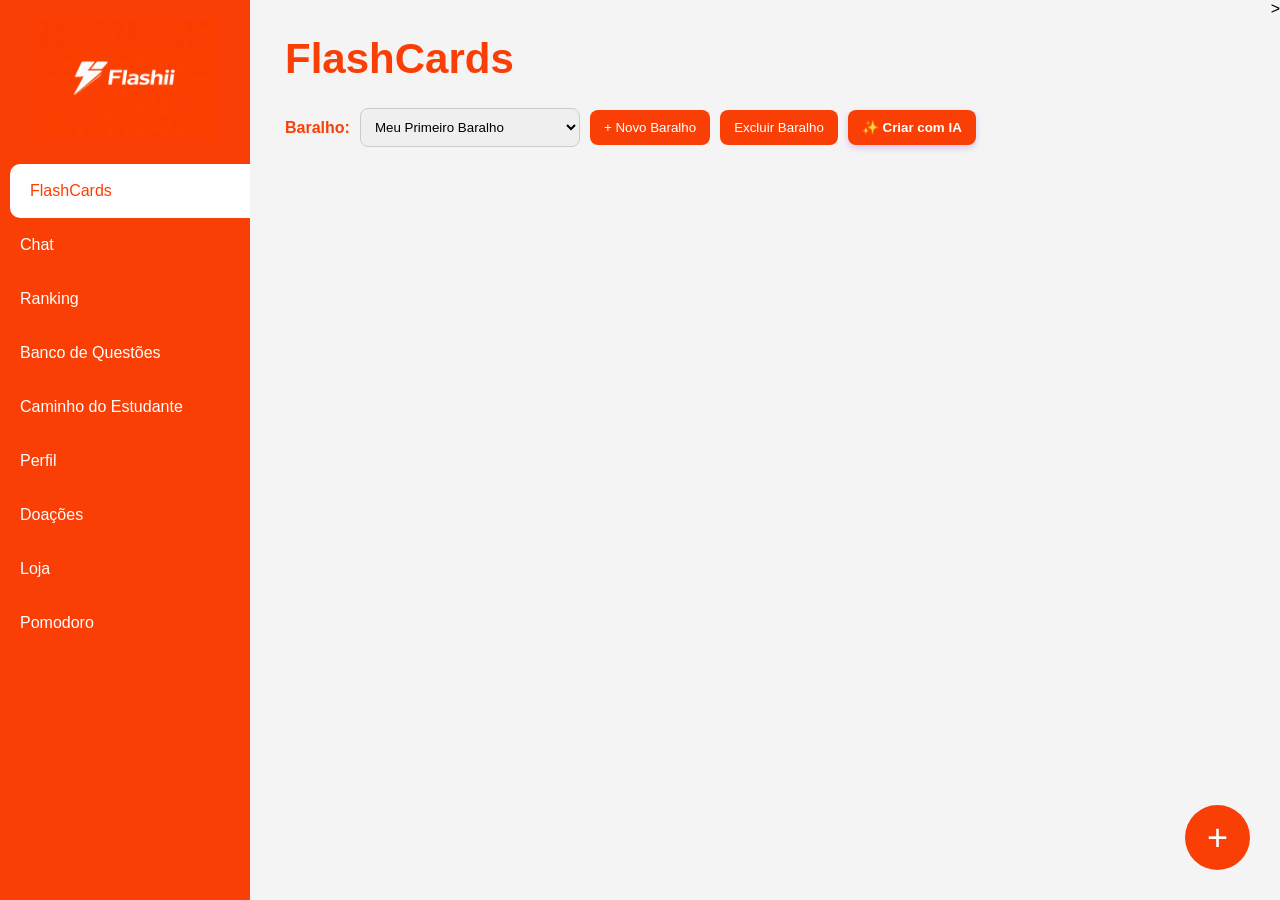
<file: index.html>
<!DOCTYPE html>
<html lang="pt-BR">

<head>
    <meta charset="UTF-8">
    <meta name="viewport" content="width=device-width, initial-scale=1.0">
    <title>Flashii ⚡ - Flashcards</title>

    <link rel="stylesheet" href="flashcards.css">
</head>

<body>



<aside class="sidebar">
        <div class="logo"><img src="logo.png" alt="Flashii"></div>
        <a href="index.html" class="item active">FlashCards</a>
        <a href="chat.html" class="item">Chat</a>
        <a href="ranking.html" class="item">Ranking</a>
        <a href="banco.html" class="item">Banco de Questões</a>
        <a href="caminho.html" class="item">Caminho do Estudante</a>
        <a href="perfil.html" class="item">Perfil</a>
        <a href="donate.html" class="item">Doações</a>
        <a href="loja.html" class="item">Loja</a>
        <a href="pomodoro.html" class="item">Pomodoro</a>
        
    </aside>



    <main class="tela">

        <h1 class="texto">FlashCards</h1>



        <div class="topo">
            <div class="baralho-container">
                <label>Baralho:</label>
                <select id="baralhoSelect"></select>

                <button id="novoBaralhoBtn">+ Novo Baralho</button>

                <button id="excluirBaralhoBtn">Excluir Baralho</button>

                <button id="gerarBaralhoIABtn" class="btn-ia">
                    ✨ Criar com IA
                </button>
            </div>

        </div>




        <button class="b" onclick="abrirPopup()">
            +
        </button>



        <div id="listaFlashcards"></div>

    </main>

    >

    <div id="overlay" class="overlay">

        <div class="popup">

            <h2>Criar Flashcard</h2>

            <input type="text" id="pergunta" placeholder="Digite a pergunta">

            <input type="text" id="resposta" placeholder="Digite a resposta">

            <div class="popup-botoes">

                <button id="salvar">
                    Salvar
                </button>

                <button onclick="fecharPopup()">
                    Cancelar
                </button>

            </div>

        </div>

    </div>



    <div id="overlayBaralho" class="overlay">

        <div class="popup">

            <h2>Novo Baralho</h2>

            <input type="text" id="nomeBaralho" placeholder="Nome do baralho">

            <div class="popup-botoes">

                <button id="criarBaralho">
                    Criar
                </button>

                <button onclick="fecharPopupBaralho()">
                    Cancelar
                </button>

            </div>

        </div>

    </div>

    <script src="flashcards.js"></script>

</body>

</html>
</file>
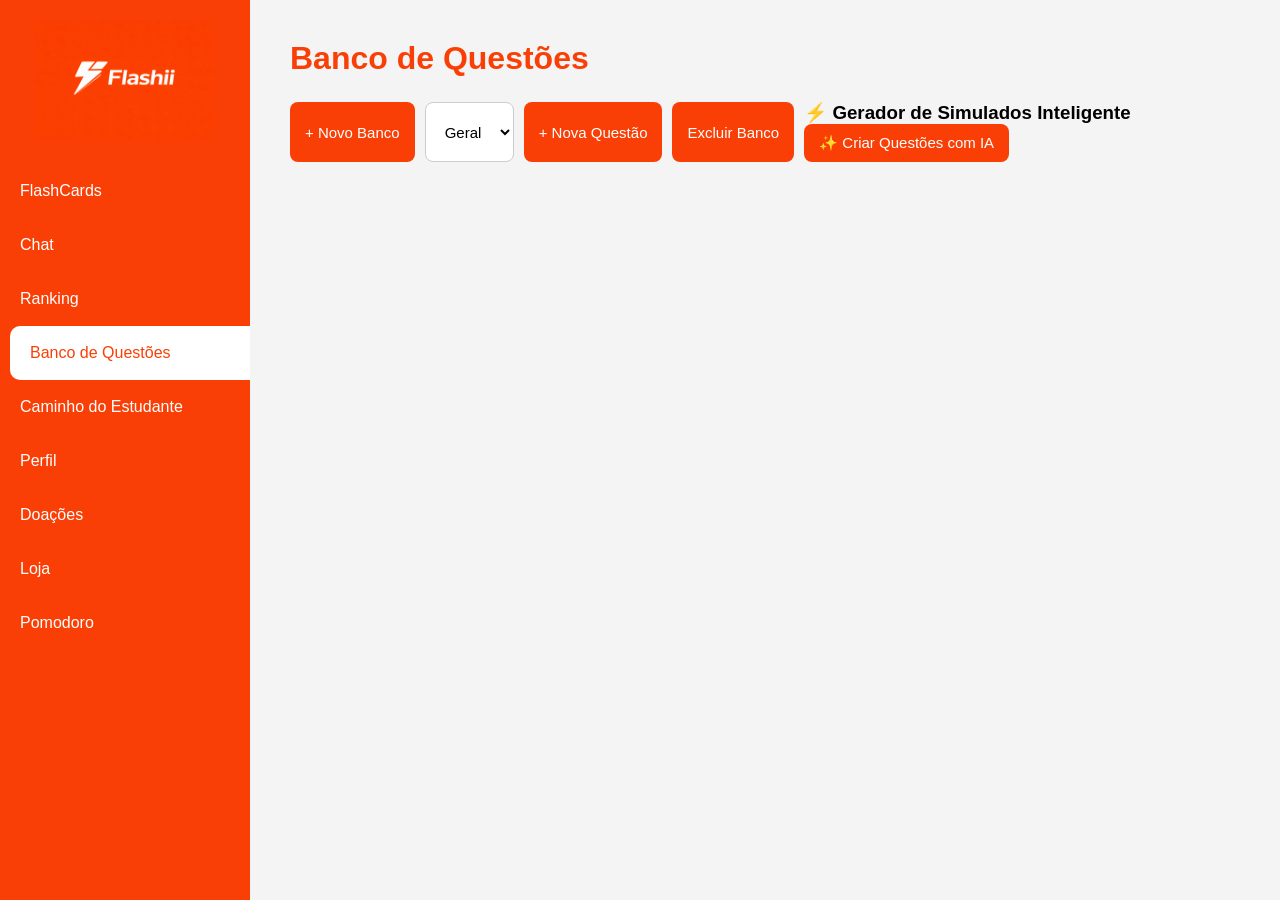
<file: banco.html>
<!DOCTYPE html>
<html lang="pt-BR">

<head>
    <meta charset="UTF-8">
    <meta name="viewport" content="width=device-width, initial-scale=1.0">
    <title>Flashii ⚡ - Banco de Questões</title>

    <link rel="stylesheet" href="banco.css">
</head>

<body>



<aside class="sidebar">
        <div class="logo"><img src="logo.png" alt="Flashii"></div>
        <a href="index.html" class="item">FlashCards</a>
        <a href="chat.html" class="item">Chat</a>
        <a href="ranking.html" class="item">Ranking</a>
        <a href="banco.html" class="item active">Banco de Questões</a>
        <a href="caminho.html" class="item">Caminho do Estudante</a>
        <a href="perfil.html" class="item">Perfil</a>
        <a href="donate.html" class="item">Doações</a>
        <a href="loja.html" class="item">Loja</a>
        <a href="pomodoro.html" class="item">Pomodoro</a>
        
    </aside>



    <main class="conteudo">

        <h1>Banco de Questões</h1>

        <div class="topo">

            <button id="btnNovoBanco">
                + Novo Banco
            </button>

            <select id="selectBanco">
            </select>

            <button id="btnNovaQuestao">
                + Nova Questão
            </button>

            <button id="btnExcluirBanco">
                Excluir Banco
            </button>
            <div class="ia-generator-box">
                <h3> ⚡ Gerador de Simulados Inteligente</h3>
            

                <button id="btnAtivarIA" class="btn-ia">
                    ✨ Criar Questões com IA
                </button>

                <div id="iaInputGroup" class="ia-input-group escondido">
                    <input type="text" id="temaIA"
                        placeholder="Que tipo de questão você quer? Ex: 5 questões de Geografia">
                    <button id="gerarQuestoesBtn" class="btn-ia">Gerar Simulados ✨</button>
                </div>
            </div>

        </div>

        <div id="listaQuestoes">

        </div>

    </main>



    <div class="overlay" id="popupBanco">

        <div class="popup">

            <h2>Criar Banco</h2>

            <input type="text" id="nomeBanco" placeholder="Nome do banco">

            <div class="popupBotoes">

                <button id="criarBanco">
                    Criar
                </button>

                <button id="fecharBanco">
                    Cancelar
                </button>

            </div>

        </div>

    </div>



    <div class="overlay" id="popupQuestao">

        <div class="popup">

            <h2>Nova Questão</h2>

            <textarea id="pergunta" placeholder="Digite a pergunta"></textarea>

            <input id="alternativaA" type="text" placeholder="Alternativa A">

            <input id="alternativaB" type="text" placeholder="Alternativa B">

            <input id="alternativaC" type="text" placeholder="Alternativa C">

            <input id="alternativaD" type="text" placeholder="Alternativa D">

            <label>

                Resposta correta:

                <select id="respostaCorreta">

                    <option value="0">
                        A
                    </option>

                    <option value="1">
                        B
                    </option>

                    <option value="2">
                        C
                    </option>

                    <option value="3">
                        D
                    </option>

                </select>

            </label>

            <div class="popupBotoes">

                <button id="salvarQuestao">
                    Salvar
                </button>

                <button id="fecharQuestao">
                    Cancelar
                </button>

            </div>

        </div>

    </div>

    <script src="banco.js"></script>

</body>

</html>
</file>
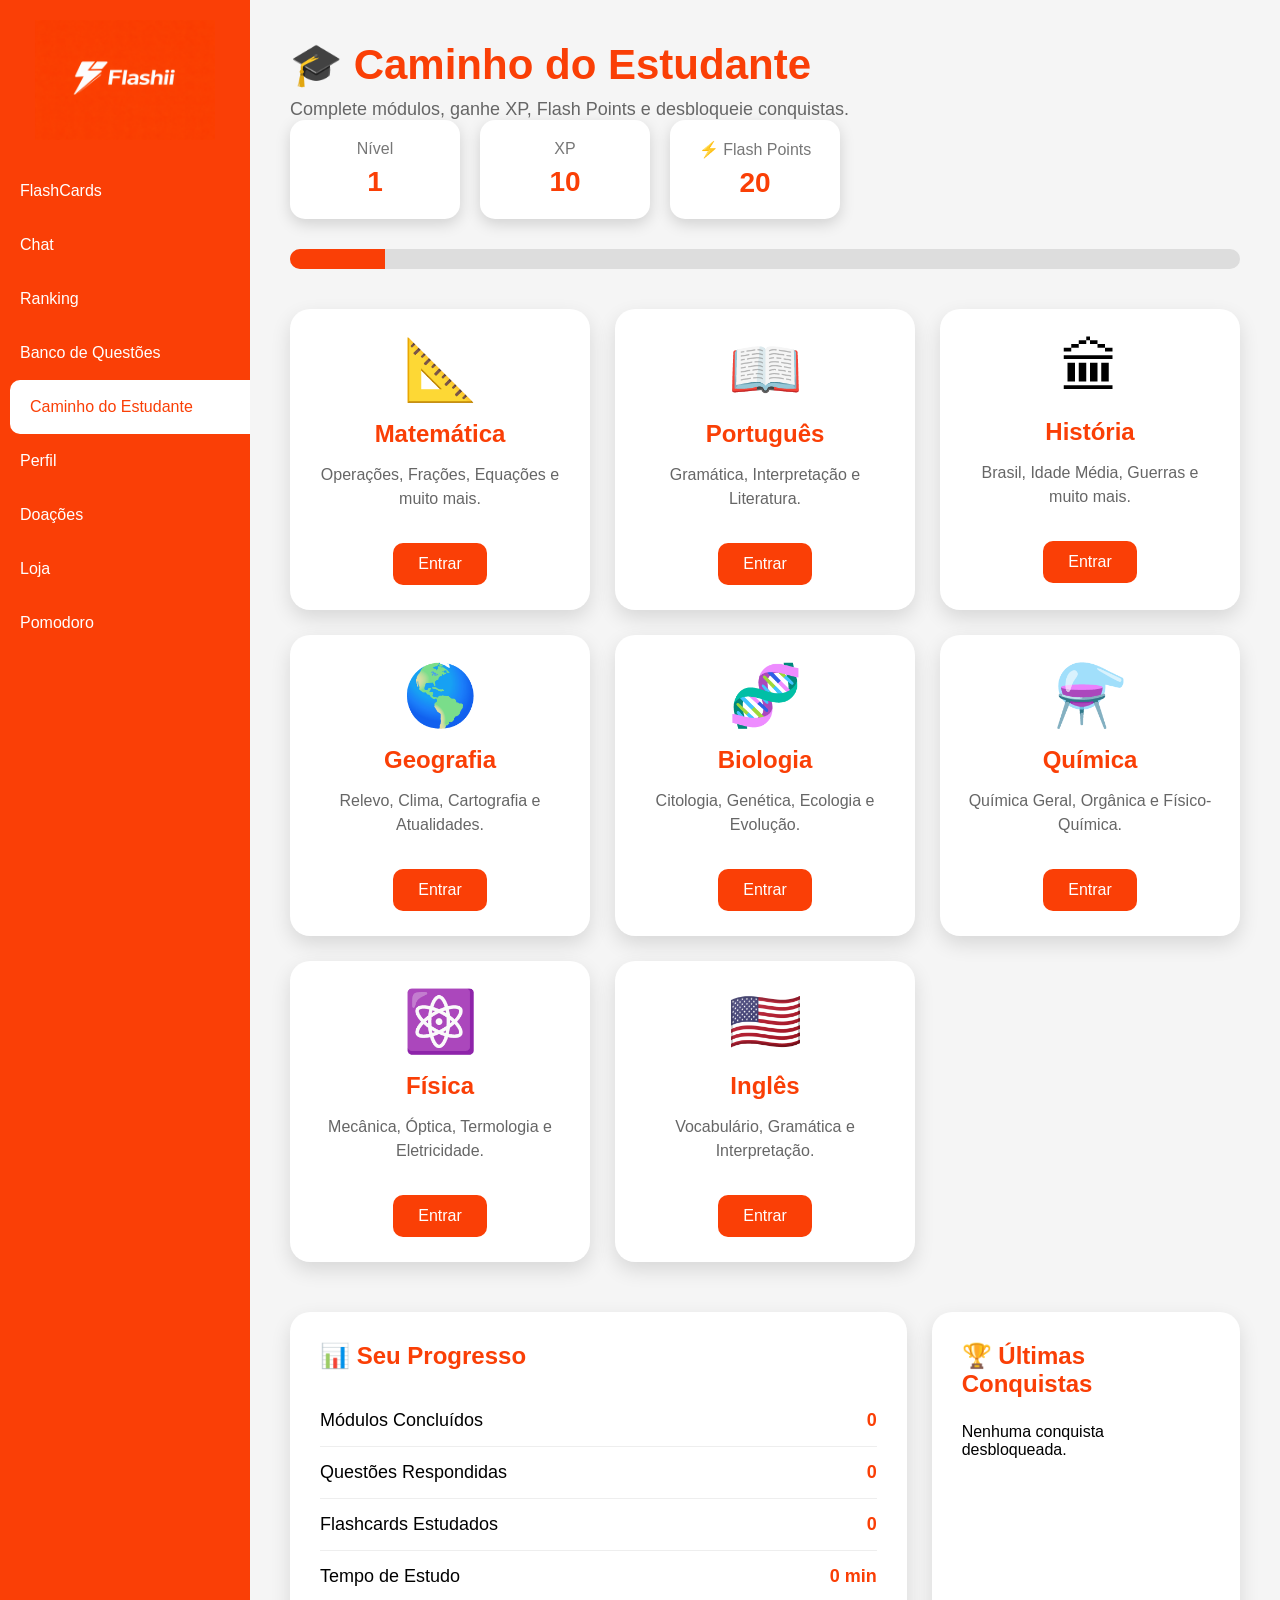
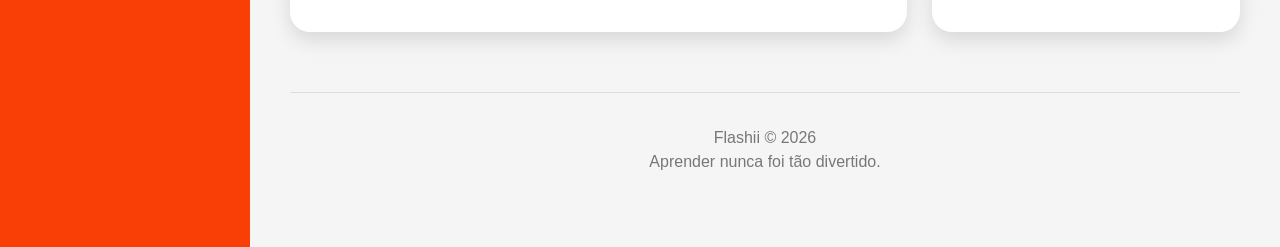
<file: caminho.html>
<!DOCTYPE html>
<html lang="pt-BR">

<head>

    <meta charset="UTF-8">

    <meta name="viewport"
          content="width=device-width, initial-scale=1.0">

    <title>Flashii ⚡ | Caminho do Estudante</title>

    <link rel="stylesheet" href="caminho.css">

</head>

<body>

 <aside class="sidebar">
        <div class="logo"><img src="logo.png" alt="Flashii"></div>
        <a href="index.html" class="item">FlashCards</a>
        <a href="chat.html" class="item">Chat</a>
        <a href="ranking.html" class="item">Ranking</a>
        <a href="banco.html" class="item">Banco de Questões</a>
        <a href="caminho.html" class="item active">Caminho do Estudante</a>
        <a href="perfil.html" class="item">Perfil</a>
        <a href="donate.html" class="item">Doações</a>
        <a href="loja.html" class="item">Loja</a>
        <a href="pomodoro.html" class="item">Pomodoro</a>
        
    </aside>



<main class="conteudo">

    <header class="cabecalho">

        <div>

            <h1>

                🎓 Caminho do Estudante

            </h1>

            <p>

                Complete módulos, ganhe XP, Flash Points e desbloqueie conquistas.

            </p>

        </div>

        <div class="painelUsuario">

            <div class="infoUsuario">

                <span>Nível</span>

                <strong id="nivel">
                    1
                </strong>

            </div>

            <div class="infoUsuario">

                <span>XP</span>

                <strong id="xp">
                    0
                </strong>

            </div>

            <div class="infoUsuario">

                <span>⚡ Flash Points</span>

                <strong id="flashPoints">
                    0
                </strong>

            </div>

        </div>

    </header>

    

    <section class="barraNivel">

        <div class="barraFundo">

            <div
                id="barraXP"
                class="barraXP">

            </div>

        </div>

    </section>


    <section class="materias">

        <div class="cardMateria" data-materia="matematica">

            <div class="icone">

                📐

            </div>

            <h2>

                Matemática

            </h2>

            <p>

                Operações, Frações, Equações e muito mais.

            </p>

            <button class="btnEntrar">

                Entrar

            </button>

        </div>

        <div class="cardMateria" data-materia="portugues">

            <div class="icone">

                📖

            </div>

            <h2>

                Português

            </h2>

            <p>

                Gramática, Interpretação e Literatura.

            </p>

            <button class="btnEntrar">

                Entrar

            </button>

        </div>

        <div class="cardMateria" data-materia="historia">

            <div class="icone">

                🏛

            </div>

            <h2>

                História

            </h2>

            <p>

                Brasil, Idade Média, Guerras e muito mais.

            </p>

            <button class="btnEntrar">

                Entrar

            </button>

        </div>

        <div class="cardMateria" data-materia="geografia">

            <div class="icone">

                🌎

            </div>

            <h2>

                Geografia

            </h2>

            <p>

                Relevo, Clima, Cartografia e Atualidades.

            </p>

            <button class="btnEntrar">

                Entrar

            </button>

        </div>

                <div class="cardMateria" data-materia="biologia">

            <div class="icone">
                🧬
            </div>

            <h2>
                Biologia
            </h2>

            <p>
                Citologia, Genética, Ecologia e Evolução.
            </p>

            <button class="btnEntrar">

                Entrar

            </button>

        </div>

        <div class="cardMateria" data-materia="quimica">

            <div class="icone">
                ⚗️
            </div>

            <h2>
                Química
            </h2>

            <p>
                Química Geral, Orgânica e Físico-Química.
            </p>

            <button class="btnEntrar">

                Entrar

            </button>

        </div>

        <div class="cardMateria" data-materia="fisica">

            <div class="icone">
                ⚛️
            </div>

            <h2>
                Física
            </h2>

            <p>
                Mecânica, Óptica, Termologia e Eletricidade.
            </p>

            <button class="btnEntrar">

                Entrar

            </button>

        </div>

        <div class="cardMateria" data-materia="ingles">

            <div class="icone">
                🇺🇸
            </div>

            <h2>
                Inglês
            </h2>

            <p>
                Vocabulário, Gramática e Interpretação.
            </p>

            <button class="btnEntrar">

                Entrar

            </button>

        </div>

    </section>



    <section class="painelProgresso">

        <div class="cardProgresso">

            <h2>
                📊 Seu Progresso
            </h2>

            <div class="linhaProgresso">

                <span>
                    Módulos Concluídos
                </span>

                <strong id="modulosConcluidos">

                    0

                </strong>

            </div>

            <div class="linhaProgresso">

                <span>
                    Questões Respondidas
                </span>

                <strong id="questoesRespondidas">

                    0

                </strong>

            </div>

            <div class="linhaProgresso">

                <span>
                    Flashcards Estudados
                </span>

                <strong id="flashcardsConcluidos">

                    0

                </strong>

            </div>

            <div class="linhaProgresso">

                <span>
                    Tempo de Estudo
                </span>

                <strong id="tempoEstudo">

                    0 min

                </strong>

            </div>

        </div>

        <div class="cardConquistas">

            <h2>

                🏆 Últimas Conquistas

            </h2>

            <div id="listaConquistas">

                <p>

                    Nenhuma conquista desbloqueada.

                </p>

            </div>

        </div>

    </section>

   

    <div
        class="overlay"
        id="overlayModulo">

        <div class="popupModulo">

            <div class="cabecalhoPopup">

                <h2 id="tituloMateria">

                    Matemática

                </h2>

                <button id="fecharModulo">

                    ✖

                </button>

            </div>

            <div
                id="listaModulos"
                class="listaModulos">

            </div>

        </div>

    </div>


    <div class="overlay" id="overlayQuestao">

        <div class="popupQuestao">

            <div class="cabecalhoPopup">

                <h2 id="tituloModulo">

                    Questões

                </h2>

                <button id="fecharQuestoes">

                    ✖

                </button>

            </div>

            <div id="questaoAtual">

                <h3 id="perguntaQuestao">

                    Carregando questão...

                </h3>

            </div>

            <div id="alternativas">

            </div>

            <button
                id="btnProximaQuestao"
                class="botaoPrincipal">

                Próxima Questão

            </button>

        </div>

    </div>





    

    <div
        class="overlay"
        id="overlayConclusao">

        <div class="popupConclusao">

            <h1>

                🎉

            </h1>

            <h2>

                Parabéns!

            </h2>

            <p>

                Você concluiu este módulo.

            </p>

            <div class="recompensas">

                <div>

                    ⭐ XP

                    <strong id="xpRecebido">

                        +100

                    </strong>

                </div>

                <div>

                    ⚡ Flash Points

                    <strong id="fpRecebido">

                        +50

                    </strong>

                </div>

            </div>

            <button
                id="btnContinuar"
                class="botaoPrincipal">

                Continuar

            </button>

        </div>

    </div>







    <footer class="rodape">

        <p>

            Flashii © 2026

        </p>

        <p>

            Aprender nunca foi tão divertido.

        </p>

    </footer>

</main>






<script src="gamificacao.js"></script>

<script src="caminho.js"></script>

</body>

</html>
</file>
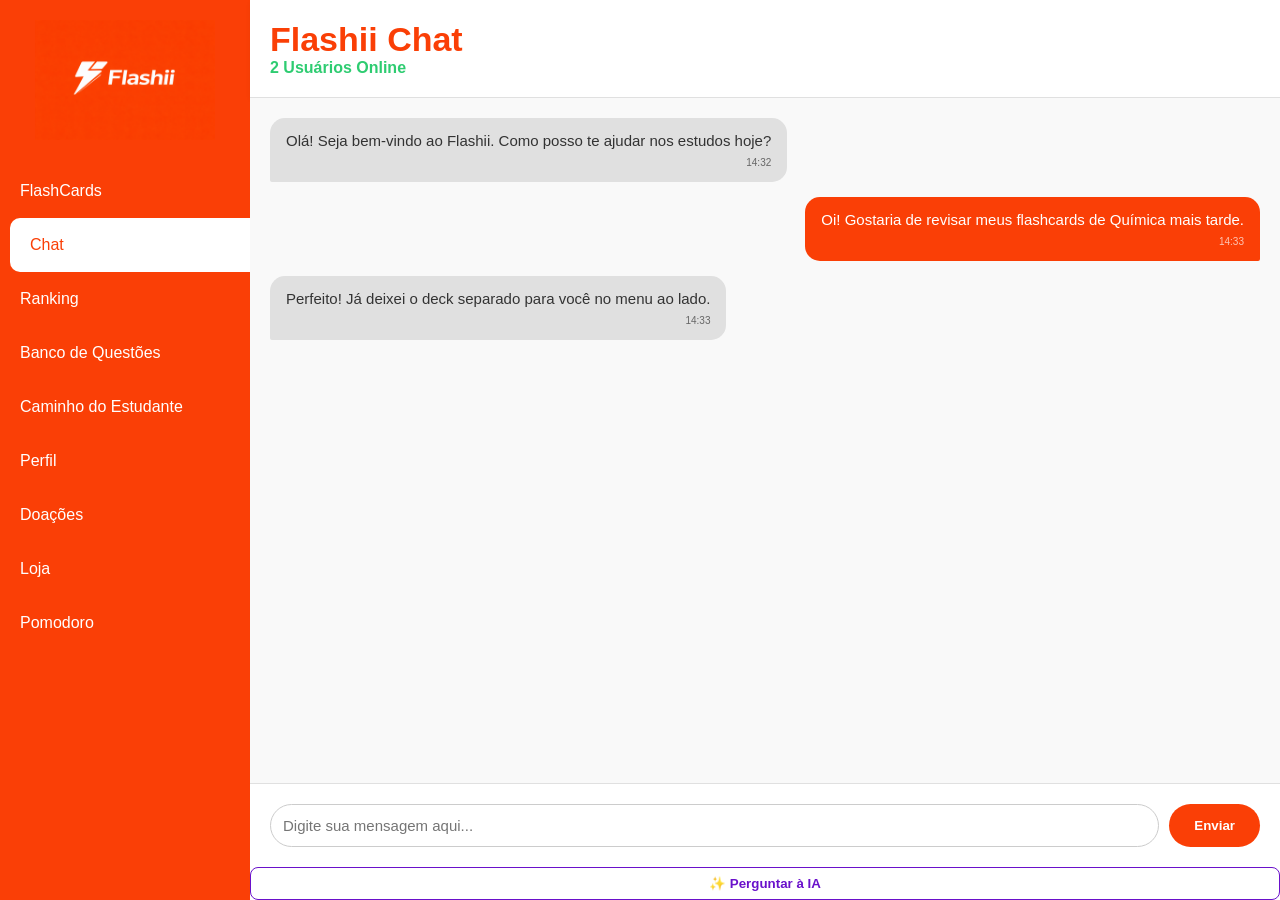
<file: chat.html>
<!DOCTYPE html>
<html lang="pt-br">

<head>
    <meta charset="UTF-8">
    <meta name="viewport" content="width=device-width, initial-scale=1.0">
    <title>Flashii⚡</title>
    <link href="chat.css" rel="stylesheet">
    <script src ="chat.js"></script>
</head>

<body>
<aside class="sidebar">
        <div class="logo"><img src="logo.png" alt="Flashii"></div>
        <a href="index.html" class="item">FlashCards</a>
        <a href="chat.html" class="item active">Chat</a>
        <a href="ranking.html" class="item">Ranking</a>
        <a href="banco.html" class="item">Banco de Questões</a>
        <a href="caminho.html" class="item">Caminho do Estudante</a>
        <a href="perfil.html" class="item">Perfil</a>
        <a href="donate.html" class="item">Doações</a>
        <a href="loja.html" class="item">Loja</a>
        <a href="pomodoro.html" class="item">Pomodoro</a>
        
    </aside>

<main class="chat-container">
        <div class="chat-header">
            <h2>Flashii Chat</h2>
            <span class="status">2 Usuários Online</span>
        </div>

        <div class="chat-messages">
            <div class="message received">
                <p>Olá! Seja bem-vindo ao Flashii. Como posso te ajudar nos estudos hoje?</p>
                <span class="time">14:32</span>
            </div>

            <div class="message sent">
                <p>Oi! Gostaria de revisar meus flashcards de Química mais tarde.</p>
                <span class="time">14:33</span>
            </div>

            <div class="message received">
                <p>Perfeito! Já deixei o deck separado para você no menu ao lado.</p>
                <span class="time">14:33</span>
            </div>
        </div>

        <div class="chat-input-area">
            <input type="text" id="chat-input" placeholder="Digite sua mensagem aqui...">
            <button type="button" id="send-btn" class="btn">Enviar</button>
        </div>
    
    <button class="btn-chat-ia" title="Pedir resposta da IA">✨ Perguntar à IA</button>
</div>
    </main>
    
</body>
</html>
</file>
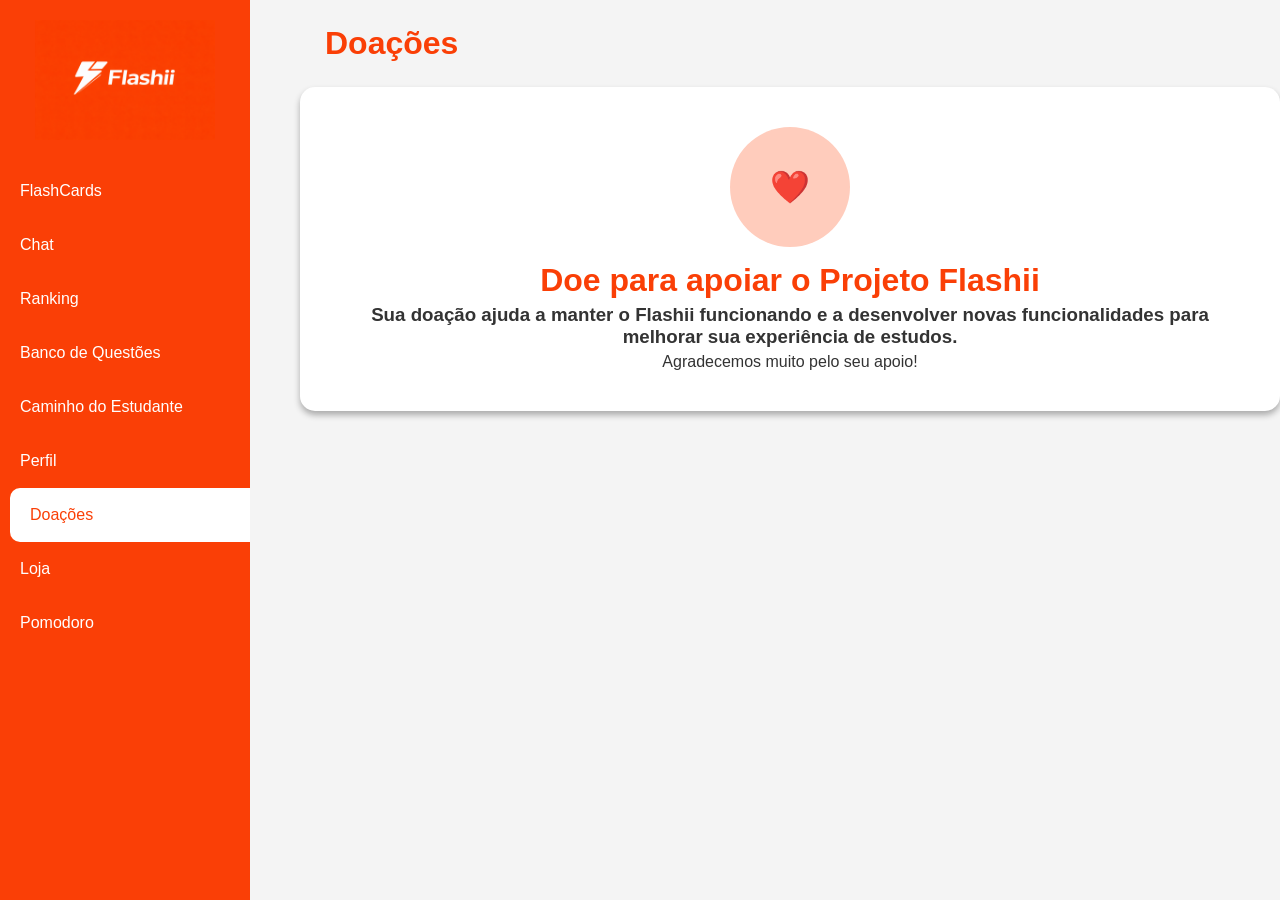
<file: donate.html>
<!DOCTYPE html>
<html lang="pt-br">

<head>
    <meta charset="UTF-8">
    <meta name="viewport" content="width=device-width, initial-scale=1.0">
    <title>Flashii⚡</title>
    <link href="donate.css" rel="stylesheet">
</head>

<body>
<aside class="sidebar">
        <div class="logo"><img src="logo.png" alt="Flashii"></div>
        <a href="index.html" class="item">FlashCards</a>
        <a href="chat.html" class="item">Chat</a>
        <a href="ranking.html" class="item">Ranking</a>
        <a href="banco.html" class="item">Banco de Questões</a>
        <a href="caminho.html" class="item">Caminho do Estudante</a>
        <a href="perfil.html" class="item">Perfil</a>
        <a href="donate.html" class="item active">Doações</a>
        <a href="loja.html" class="item">Loja</a>
        <a href="pomodoro.html" class="item">Pomodoro</a>
        
    </aside>
    <main class="tela">
        <h1 class="texto">Doações</h1>

        <div class="perfil">
            <div class="heart">❤️</div>
            <h1> Doe para apoiar o Projeto Flashii</h1>
            <h3>Sua doação ajuda a manter o Flashii funcionando e a desenvolver novas
funcionalidades para melhorar sua experiência de estudos.</h3>
<p>Agradecemos muito pelo seu apoio!</p>

            
        </div>
    </main>
</body>

</html>
</file>
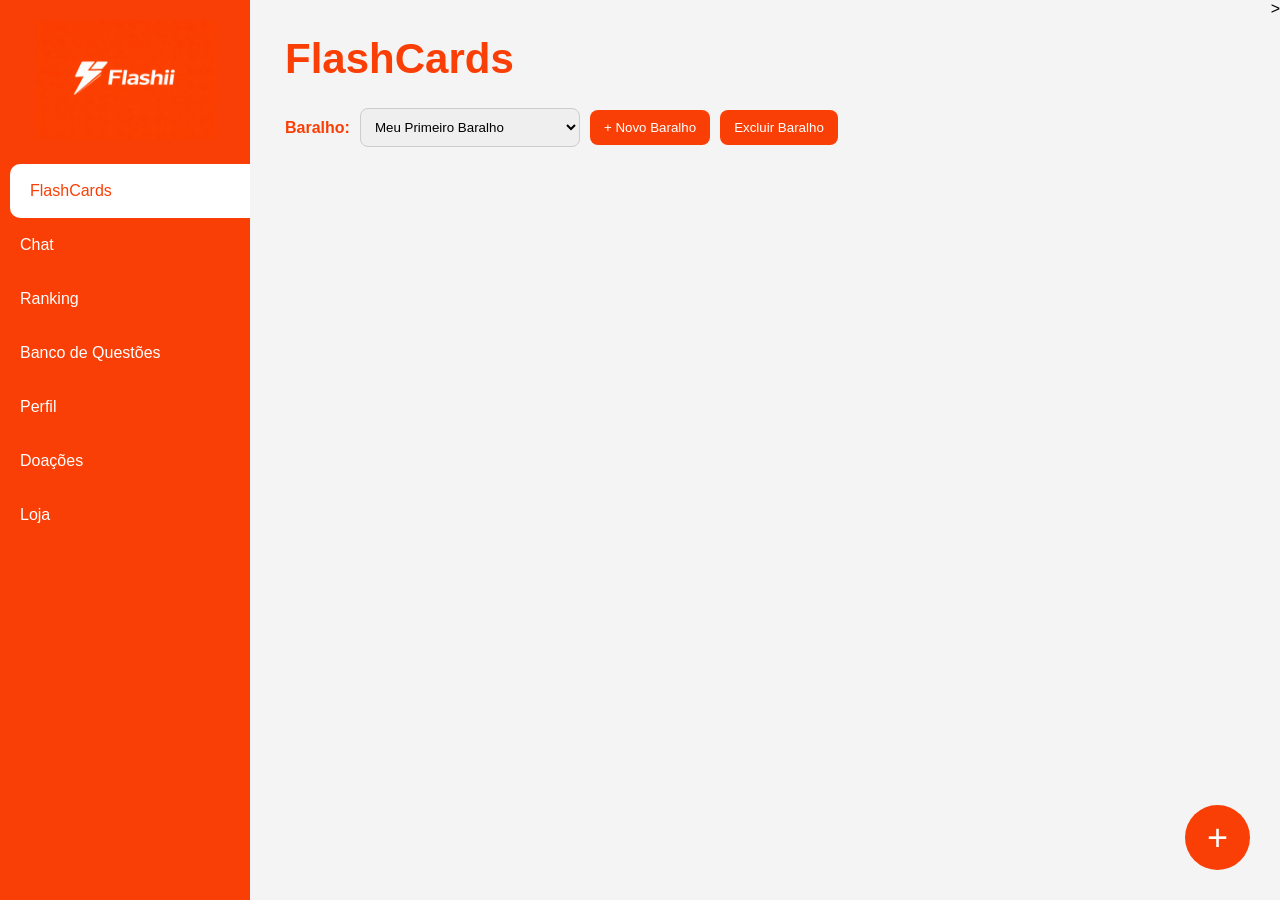
<file: flashcards.html>
<!DOCTYPE html>
<html lang="pt-BR">

<head>
    <meta charset="UTF-8">
    <meta name="viewport" content="width=device-width, initial-scale=1.0">
    <title>Flashii ⚡ - Flashcards</title>

    <link rel="stylesheet" href="flashcards.css">
</head>

<body>

   

    <aside class="sidebar">

        <div class="logo">
            <img src="logo.png" alt="Flashii">
        </div>

        <a href="flashcards.html" class="item active">FlashCards</a>
        <a href="chat.html" class="item">Chat</a>
        <a href="ranking.html" class="item">Ranking</a>
        <a href="banco.html" class="item">Banco de Questões</a>
        <a href="perfil.html" class="item">Perfil</a>
        <a href="donate.html" class="item">Doações</a>
        <a href="loja.html" class="item">Loja</a>

    </aside>

   

    <main class="tela">

        <h1 class="texto">FlashCards</h1>

     

        <div class="topo">

            <div class="baralho-container">

                <label>Baralho:</label>

                <select id="baralhoSelect"></select>

                <button id="novoBaralhoBtn">
                    + Novo Baralho
                </button>

                <button id="excluirBaralhoBtn">
                    Excluir Baralho
                </button>

            </div>

        </div>

       

        <button
            class="b"
            onclick="abrirPopup()"
        >
            +
        </button>

    

        <div id="listaFlashcards"></div>

    </main>

>

    <div
        id="overlay"
        class="overlay"
    >

        <div class="popup">

            <h2>Criar Flashcard</h2>

            <input
                type="text"
                id="pergunta"
                placeholder="Digite a pergunta"
            >

            <input
                type="text"
                id="resposta"
                placeholder="Digite a resposta"
            >

            <div class="popup-botoes">

                <button id="salvar">
                    Salvar
                </button>

                <button onclick="fecharPopup()">
                    Cancelar
                </button>

            </div>

        </div>

    </div>

    

    <div
        id="overlayBaralho"
        class="overlay"
    >

        <div class="popup">

            <h2>Novo Baralho</h2>

            <input
                type="text"
                id="nomeBaralho"
                placeholder="Nome do baralho"
            >

            <div class="popup-botoes">

                <button id="criarBaralho">
                    Criar
                </button>

                <button onclick="fecharPopupBaralho()">
                    Cancelar
                </button>

            </div>

        </div>

    </div>

    <script src="flashcards.js"></script>

</body>

</html>
</file>
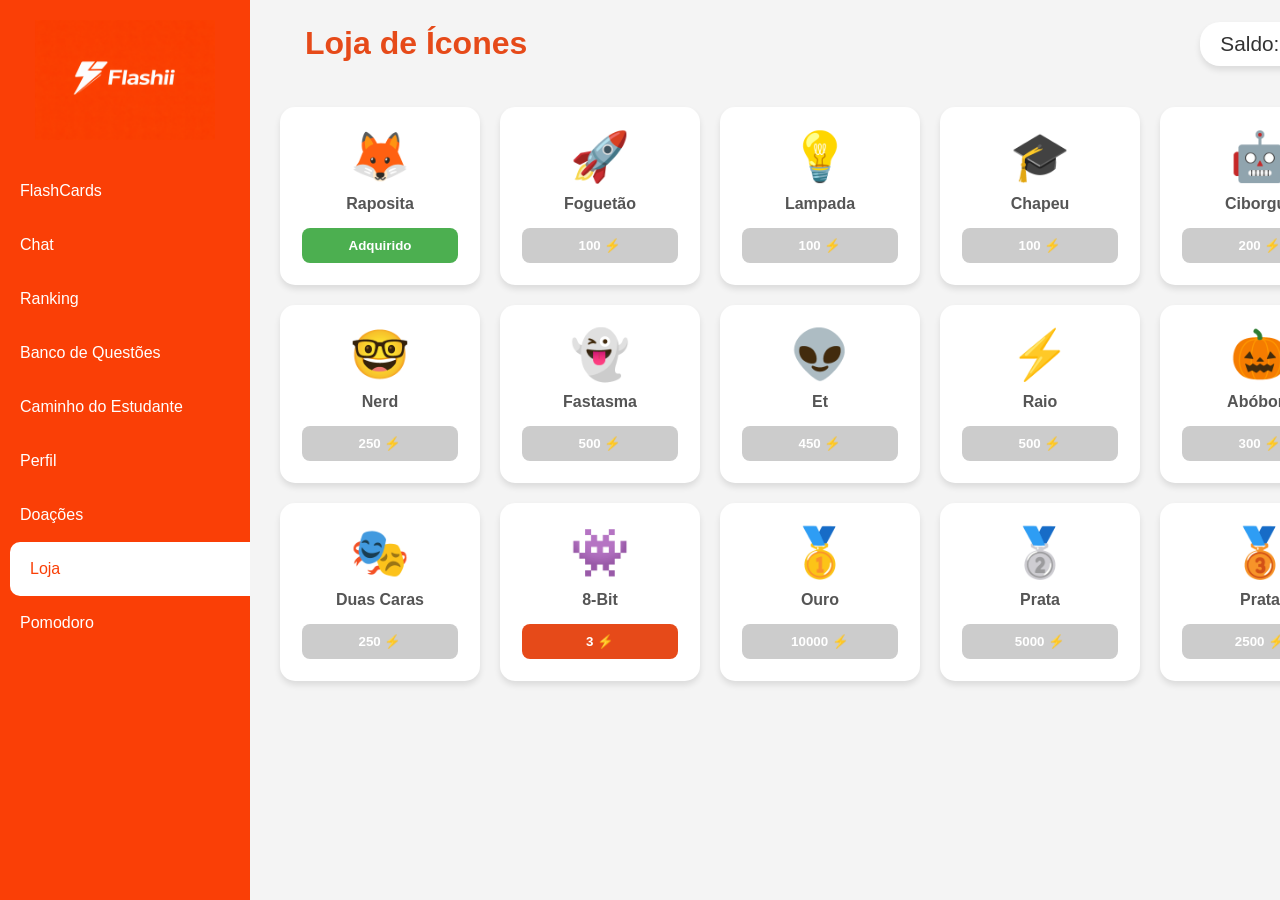
<file: loja.html>
<!DOCTYPE html>
<html lang="pt-br">

<head>
    <meta charset="UTF-8">
    <meta name="viewport" content="width=device-width, initial-scale=1.0">
    <title>Flashii⚡</title>
    <link href="loja.css" rel="stylesheet">
    <script src="loja.js" defer></script> 
</head>

<body>
 <aside class="sidebar">
        <div class="logo"><img src="logo.png" alt="Flashii"></div>
        <a href="index.html" class="item">FlashCards</a>
        <a href="chat.html" class="item">Chat</a>
        <a href="ranking.html" class="item">Ranking</a>
        <a href="banco.html" class="item">Banco de Questões</a>
        <a href="caminho.html" class="item">Caminho do Estudante</a>
        <a href="perfil.html" class="item">Perfil</a>
        <a href="donate.html" class="item">Doações</a>
        <a href="loja.html" class="item active">Loja</a>
        <a href="pomodoro.html" class="item">Pomodoro</a>
        
    </aside>
    
   <main class="tela">
    <div class="loja-header">
        <h1 class="texto">Loja de Ícones</h1>
        <div class="saldo-moedas">
            Saldo: <span id="carteira-moedas">150</span> ⚡
        </div>
    </div>

    <div class="grid-loja">
        <div class="card-icone" data-id="1" data-preco="50">
            <div class="icone-preview">🦊</div>
            <div class="icone-nome">Raposita</div>
            <button class="btn-comprar">50 ⚡</button>
        </div>

        <div class="card-icone" data-id="2" data-preco="100">
            <div class="icone-preview">🚀</div>
            <div class="icone-nome">Foguetão</div>
            <button class="btn-comprar">100 ⚡</button>
        </div>

        <div class="card-icone" data-id="3" data-preco="100">
            <div class="icone-preview">💡</div>
            <div class="icone-nome">Lampada</div>
            <button class="btn-comprar">100 ⚡</button>
        </div>

         <div class="card-icone" data-id="4" data-preco="100">
            <div class="icone-preview">🎓</div>
            <div class="icone-nome">Chapeu</div>
            <button class="btn-comprar">100 ⚡</button>
        </div>
         <div class="card-icone" data-id="5" data-preco="200">
            <div class="icone-preview">🤖</div>
            <div class="icone-nome">Ciborgue</div>
            <button class="btn-comprar">200 ⚡</button>
        </div>
         <div class="card-icone" data-id="6" data-preco="250">
            <div class="icone-preview">🤓​</div>
            <div class="icone-nome">Nerd</div>
            <button class="btn-comprar">250 ⚡</button>
        </div>
         <div class="card-icone" data-id="7" data-preco="500">
            <div class="icone-preview">👻​</div>
            <div class="icone-nome">Fastasma</div>
            <button class="btn-comprar">500 ⚡</button>
        </div>
         <div class="card-icone" data-id="8" data-preco="450">
            <div class="icone-preview">👽</div>
            <div class="icone-nome">Et</div>
            <button class="btn-comprar">450 ⚡</button>
        </div>
         <div class="card-icone" data-id="9" data-preco="500">
            <div class="icone-preview">⚡</div>
            <div class="icone-nome">Raio</div>
            <button class="btn-comprar">500 ⚡</button>
        </div>
        <div class="card-icone" data-id="10" data-preco="300">
            <div class="icone-preview">🎃</div>
            <div class="icone-nome">Abóbora</div>
            <button class="btn-comprar">300 ⚡</button>
        </div>
        <div class="card-icone" data-id="11" data-preco="250">
            <div class="icone-preview">🎭​</div>
            <div class="icone-nome">Duas Caras</div>
            <button class="btn-comprar">250 ⚡</button>
        </div>

           <div class="card-icone" data-id="12" data-preco="3+50">
            <div class="icone-preview">​👾​</div>
            <div class="icone-nome">8-Bit</div>
            <button class="btn-comprar">350 ⚡</button>
        </div>
        <div class="card-icone" data-id="13" data-preco="10000">
            <div class="icone-preview">​🥇​​</div>
            <div class="icone-nome">Ouro</div>
            <button class="btn-comprar">10000 ⚡</button>
        </div>
        <div class="card-icone" data-id="14" data-preco="5000">
            <div class="icone-preview">​​🥈​​</div>
            <div class="icone-nome">Prata</div>
            <button class="btn-comprar">5000 ⚡</button>
        </div>
         <div class="card-icone" data-id="15" data-preco="2500">
            <div class="icone-preview">​​​​🥉​​​</div>
            <div class="icone-nome">Prata</div>
            <button class="btn-comprar">2500 ⚡</button>
        </div>
    </div>
</main>

   
    </body>
</html>
</file>
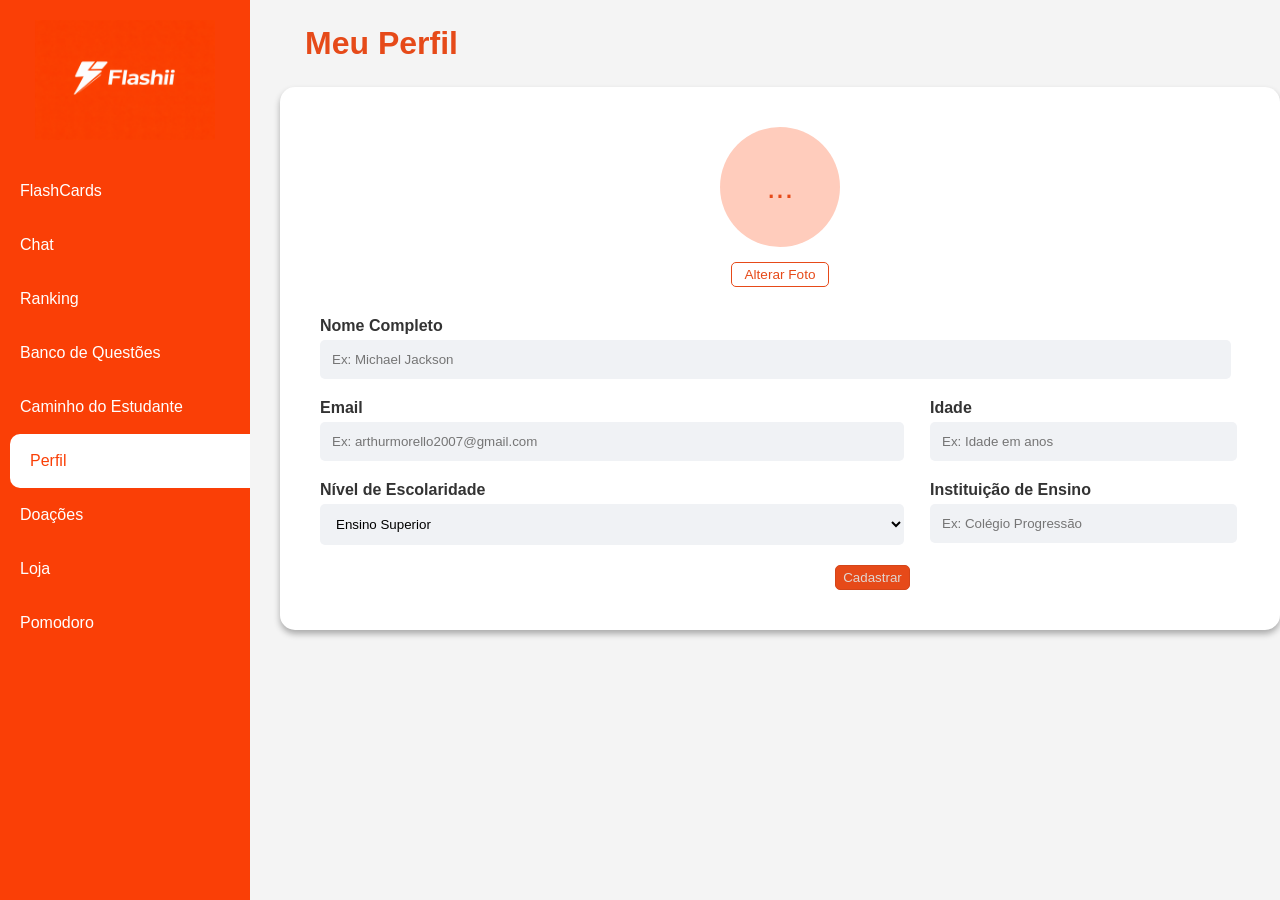
<file: perfil.html>
<!DOCTYPE html>
<html lang="pt-br">

<head>
    <meta charset="UTF-8">
    <meta name="viewport" content="width=device-width, initial-scale=1.0">
    <title>Flashii⚡</title>
    <link href="perfil.css" rel="stylesheet">
    <script src="perfil.js" defer></script> 
</head>

<body>
   <aside class="sidebar">
        <div class="logo"><img src="logo.png" alt="Flashii"></div>
        <a href="index.html" class="item">FlashCards</a>
        <a href="chat.html" class="item">Chat</a>
        <a href="ranking.html" class="item">Ranking</a>
        <a href="banco.html" class="item">Banco de Questões</a>
        <a href="caminho.html" class="item">Caminho do Estudante</a>
        <a href="perfil.html" class="item active">Perfil</a>
        <a href="donate.html" class="item">Doações</a>
        <a href="loja.html" class="item">Loja</a>
        <a href="pomodoro.html" class="item">Pomodoro</a>
        
    </aside>
    
    <main class="tela">
        <h1 class="texto">Meu Perfil</h1>

        <div class="perfil">
            <div class="avatar" id="avatar-display">...</div>
            
            <button type="button" id="btn-alterar-foto">Alterar Foto</button>

            <form class="grid" action="cadastrar.php" method="post">
                <div class="caixa1">
                    <label>Nome Completo</label>
                    <input type="text" placeholder="Ex: Michael Jackson">
                </div>
                <div class="caixa2">
                    <label>Email</label>
                    <input type="email" placeholder="Ex: arthurmorello2007@gmail.com">
                </div>
                <div>
                    <label>Idade</label>
                    <input type="number" placeholder="Ex: Idade em anos">
                </div>
                <div>
                    <label>Nível de Escolaridade</label>
                    <select>
                        <option>Ensino Superior</option>
                        <option>Ensino Médio</option>
                        <option>Ensino Fundamental</option>
                    </select>
                </div>
                <div class="caixa3">
                    <label>Instituição de Ensino</label>
                    <input type="text" placeholder="Ex: Colégio Progressão">
                </div>
                <button type="submit" class="aceitar" onsubmit="cadastrarUsuario()">Cadastrar</button>
            </form>
        </div>
    </main>

    <div id="modal-icones" class="modal">
        <div class="modal-content">
            <span class="fechar-modal">&times;</span>
            <h2>Escolha seu Ícone</h2>
            
            <div class="grid-icones">
                <div class="opcao-icone" data-id="1" data-icon="🦊">🦊</div>
                <div class="opcao-icone" data-id="2" data-icon="🚀">🚀</div>
                <div class="opcao-icone" data-id="3" data-icon="💡">💡</div>
                <div class="opcao-icone" data-id="4" data-icon="🎓">🎓</div>
                <div class="opcao-icone" data-id="5" data-icon="🤖">🤖</div>
                <div class="opcao-icone" data-id="6" data-icon="🤓​">🤓​</div>
                <div class="opcao-icone" data-id="7" data-icon="👻​">👻​</div>
                <div class="opcao-icone" data-id="8" data-icon="👽">👽</div>
                <div class="opcao-icone" data-id="9" data-icon="⚡​">⚡​</div>
                 <div class="opcao-icone" data-id="10" data-icon="🎃​">🎃​</div>
                  <div class="opcao-icone" data-id="11" data-icon="🎭​">🎭​</div>
                    <div class="opcao-icone" data-id="12" data-icon="​👾​">​👾​</div>
                    <div class="opcao-icone" data-id="13" data-icon="​🥇​​">​🥇​​</div>
                      <div class="opcao-icone" data-id="14" data-icon="​​🥈​​">​​🥈​​</div>
                        <div class="opcao-icone" data-id="15" data-icon="​​🥉​">​🥉​</div>
            </div>
        </div>
    </div>
    </body>
</html>
</file>
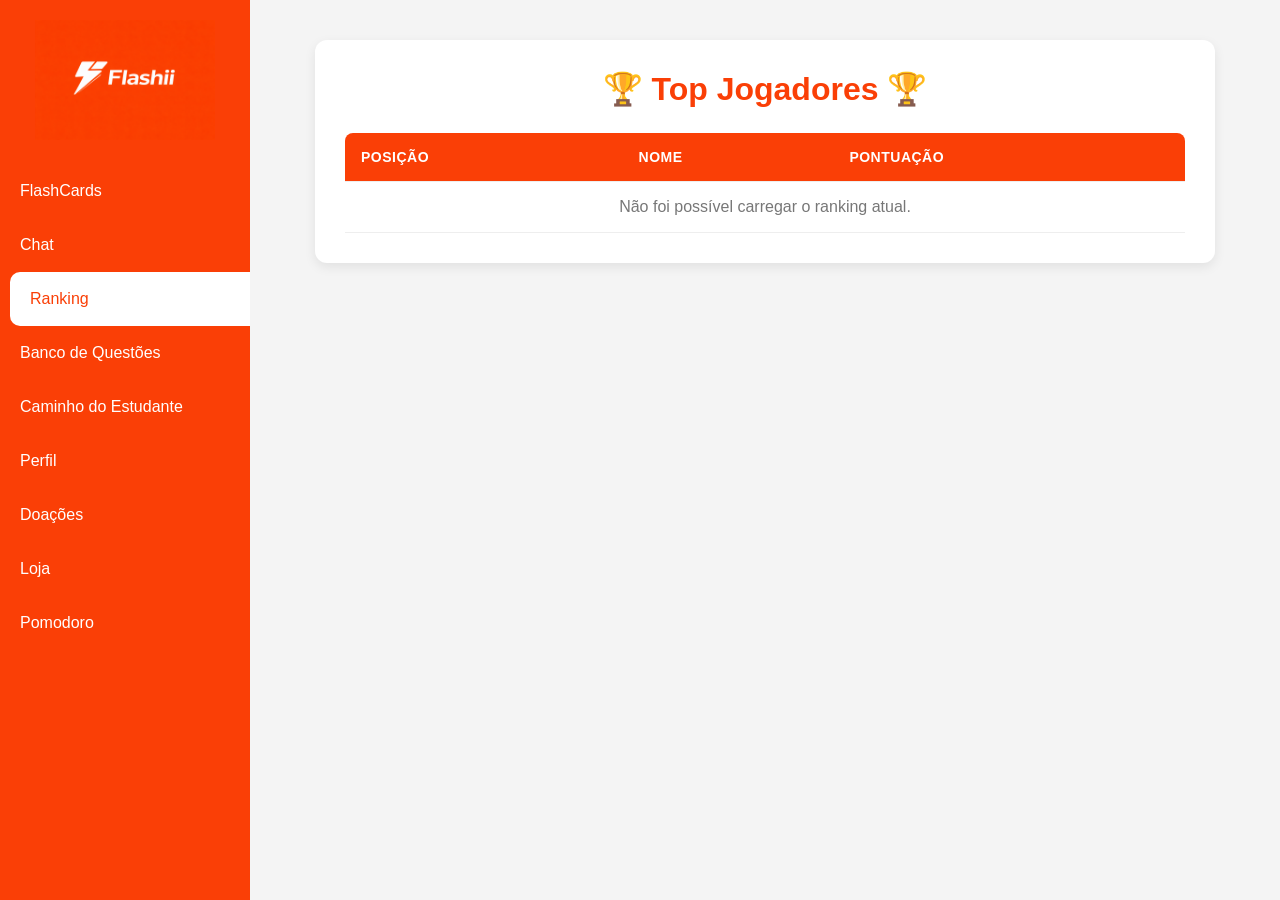
<file: ranking.html>
<!DOCTYPE html>
<html lang="pt-br">

<head>
    <meta charset="UTF-8">
    <meta name="viewport" content="width=device-width, initial-scale=1.0">
    <title>Flashii ⚡ - Ranking</title>
    <link href="ranking.css" rel="stylesheet">
</head>

<body>

    <aside class="sidebar">
        <div class="logo"><img src="logo.png" alt="Flashii"></div>
        <a href="index.html" class="item">FlashCards</a>
        <a href="chat.html" class="item">Chat</a>
        <a href="ranking.html" class="item active">Ranking</a>
        <a href="banco.html" class="item">Banco de Questões</a>
        <a href="caminho.html" class="item">Caminho do Estudante</a>
        <a href="perfil.html" class="item">Perfil</a>
        <a href="donate.html" class="item">Doações</a>
        <a href="loja.html" class="item">Loja</a>
          <a href="pomodoro.html" class="item">Pomodoro</a>
    </aside>

    <main class="main-content">
        <div class="ranking-container">
            <h2>🏆 Top Jogadores 🏆</h2>
            
            <table id="ranking-table">
                <thead>
                    <tr>
                        <th>Posição</th>
                        <th>Nome</th>
                        <th>Pontuação</th>
                    </tr>
                </thead>
                <tbody id="ranking-body">
                    </tbody>
            </table>
        </div>
    </main>

    <script src="ranking.js"></script>
</body>

</html>
</file>
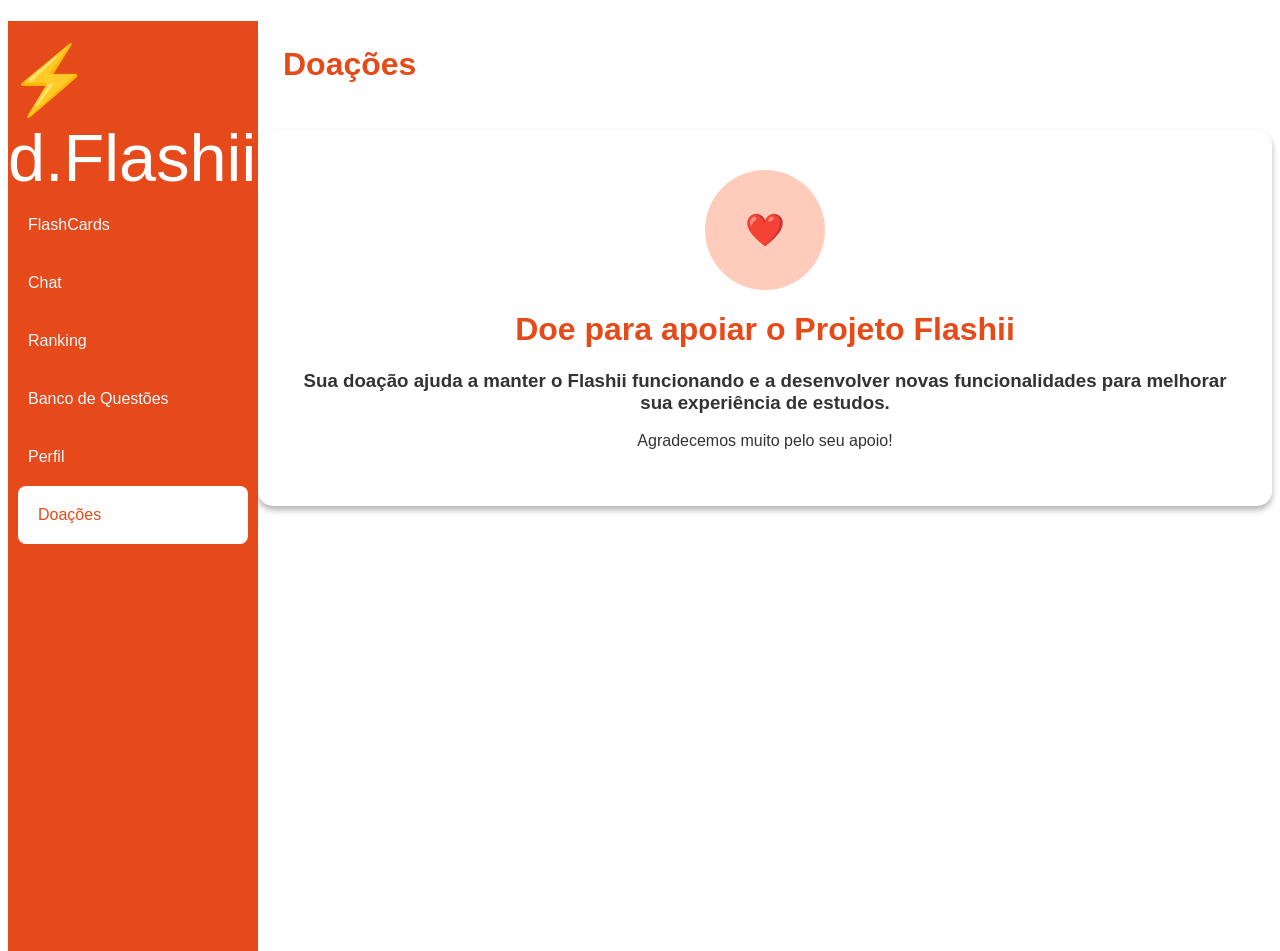
<file: flashii/donate.html>
<!DOCTYPE html>
<html lang="pt-br">

<head>
    <meta charset="UTF-8">
    <meta name="viewport" content="width=device-width, initial-scale=1.0">
    <title>Flashii⚡</title>
    <link href="donate.css" rel="stylesheet">
    <script>src = "perfil.js"</script>
</head>

<body>
<aside class="sidebar">
        <div class="logo">⚡ d.Flashii</div>
        <a href="#" class="item">FlashCards</a>
        <a href="#" class="item">Chat</a>
        <a href="#" class="item">Ranking</a>
        <a href="#" class="item">Banco de Questões</a>
        <a href="perfil.html" class="item ">Perfil</a>
        <a href="donate.html" class="item active">Doações</a>
    </aside>
    <main class="tela">
        <h1 class="texto">Doações</h1>

        <div class="perfil">
            <div class="heart">❤️</div>
            <h1> Doe para apoiar o Projeto Flashii</h1>
            <h3>Sua doação ajuda a manter o Flashii funcionando e a desenvolver novas
funcionalidades para melhorar sua experiência de estudos.</h3>
<p>Agradecemos muito pelo seu apoio!</p>

            
        </div>
    </main>
</body>

</html>
</file>
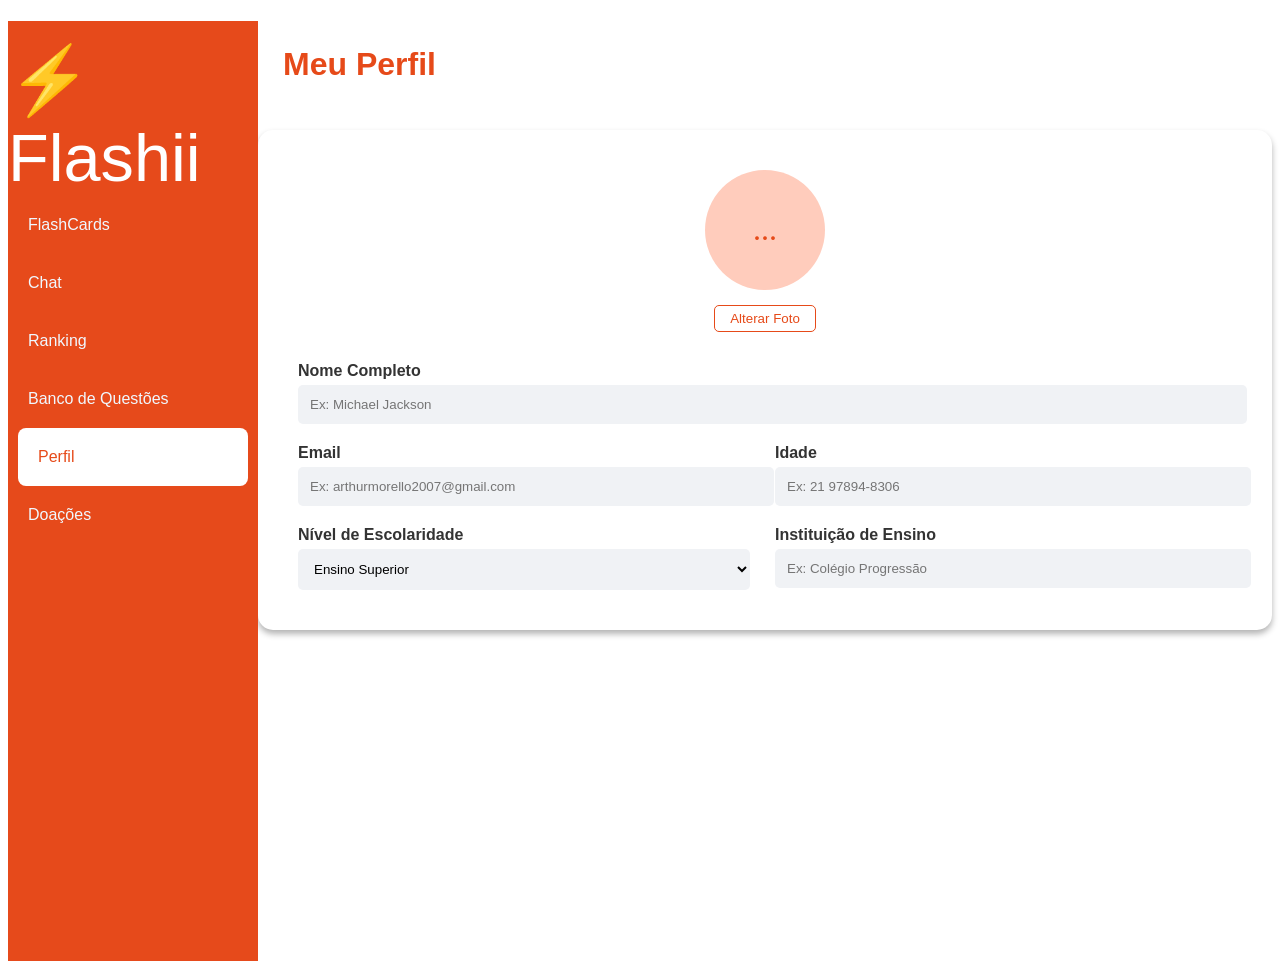
<file: flashii/perfil.html>
<!DOCTYPE html>
<html lang="pt-br">

<head>
    <meta charset="UTF-8">
    <meta name="viewport" content="width=device-width, initial-scale=1.0">
    <title>Flashii⚡</title>
    <link href="perfil.css" rel="stylesheet">
    <script>src = "perfil.js"</script>
</head>

<body>
<aside class="sidebar">
        <div class="logo">⚡ Flashii</div>
        <a href="#" class="item">FlashCards</a>
        <a href="#" class="item">Chat</a>
        <a href="#" class="item">Ranking</a>
        <a href="#" class="item">Banco de Questões</a>
        <a href="perfil.html" class="item active">Perfil</a>
        <a href="donate.html" class="item">Doações</a>
    </aside>
    <main class="tela">
        <h1 class="texto">Meu Perfil</h1>

        <div class="perfil">
            <div class="avatar">...</div>
            <button>Alterar Foto</button>

            <form class="grid">
                <div class="caixa1">
                    <label>Nome Completo</label>
                    <input type="text" placeholder="Ex: Michael Jackson">
                </div>
                <div class="caixa2">
                    <label>Email</label>
                    <input type="email"  placeholder="Ex: arthurmorello2007@gmail.com">
                </div>
                <div>
                    <label>Idade</label>
                    <input type="number"  placeholder="Ex: 21 97894-8306">
                </div>
                <div>
                    <label>Nível de Escolaridade</label>
                    <select>
                        <option>Ensino Superior</option>
                         <option>Ensino Médio</option>
                          <option>Ensino Fundamental</option>
                    </select>
                </div>
                <div class="caixa3">
                    <label>Instituição de Ensino</label>
                    <input type="text" placeholder="Ex: Colégio Progressão">
                </div>
            </form>
        </div>
    </main>
</body>

</html>
</file>
<file: flashcards.css>
* {
    margin: 0;
    padding: 0;
    box-sizing: border-box;
}

body {
    background: #f4f4f4;
    display: flex;
    font-family: Arial, Helvetica, sans-serif;
}

/* SIDEBAR REESTRUTURADA */
.sidebar {
    width: 250px;
    min-height: 100vh;
    background: #fa3f06;
    display: flex;
    flex-direction: column;
    padding: 20px 0;
    flex-shrink: 0;
}

.logo {
    text-align: center;
    margin-bottom: 20px;
}

.logo img {
    width: 180px;
    height: auto;
}

.item {
    padding: 18px 20px;
    color: white;
    text-decoration: none;
    transition: .2s;
}

.item:hover,
.active {
    background: white;
    color: #fa3f06;
    border-radius: 10px 0 0 10px;
    /* Mantém o encaixe na tela */
    margin-left: 10px;
}


.tela {
    flex: 1;
    padding: 35px;
}

.texto {
    color: #fa3f06;
    font-size: 42px;
    margin-bottom: 25px;
}



.topo {
    margin-bottom: 25px;
}

.baralho-container {
    display: flex;
    align-items: center;
    gap: 10px;
    flex-wrap: wrap;
}

.baralho-container label {
    font-weight: bold;
    color: #fa3f06;
}

.baralho-container select {
    padding: 10px;
    border-radius: 8px;
    border: 1px solid #ccc;
    min-width: 220px;
}

.baralho-container button {
    background: #fa3f06;
    color: white;
    border: none;
    padding: 10px 14px;
    border-radius: 8px;
    cursor: pointer;
}

.baralho-container button:hover {
    opacity: 0.9;
}



.b {
    position: fixed;
    right: 30px;
    bottom: 30px;

    width: 65px;
    height: 65px;

    border-radius: 50%;
    border: none;

    background: #fa3f06;
    color: white;

    font-size: 36px;

    cursor: pointer;

    transition: 0.2s;
}

.b:hover {
    transform: scale(1.08);
}



.overlay {
    display: none;

    position: fixed;

    top: 0;
    left: 0;

    width: 100%;
    height: 100%;

    background: rgba(0, 0, 0, .45);

    justify-content: center;
    align-items: center;

    z-index: 999;
}

.popup {
    width: 420px;

    background: white;

    border-radius: 12px;

    padding: 25px;

    display: flex;
    flex-direction: column;
    gap: 15px;
}

.popup h2 {
    color: #fa3f06;
}

.popup input {

    padding: 12px;

    border-radius: 8px;

    border: 1px solid #ccc;
}

.popup-botoes {

    display: flex;

    justify-content: space-between;

    gap: 10px;

}

.popup-botoes button {

    flex: 1;

    padding: 12px;

    border: none;

    border-radius: 8px;

    cursor: pointer;

    background: #fa3f06;

    color: white;

}


#listaFlashcards {

    display: flex;

    flex-wrap: wrap;

    gap: 20px;

    margin-top: 20px;

}

.flashcard {

    position: relative;

    width: 230px;

    height: 150px;

    perspective: 1000px;

    cursor: pointer;

}

.flashcard-inner {

    width: 100%;

    height: 100%;

    position: relative;

    transition: transform .6s;

    transform-style: preserve-3d;

}

.flashcard.virado .flashcard-inner {

    transform: rotateY(180deg);

}

.flashcard-front,
.flashcard-back {

    position: absolute;

    width: 100%;
    height: 100%;

    border-radius: 12px;

    backface-visibility: hidden;

    display: flex;

    justify-content: center;
    align-items: center;

    text-align: center;

    padding: 15px;

    box-shadow: 0 3px 8px rgba(0, 0, 0, .2);

    font-weight: bold;
}

.flashcard-front {

    background: white;

    color: #fa3f06;

    border: 2px solid #fa3f06;

}

.flashcard-back {

    background: #fa3f06;

    color: white;

    transform: rotateY(180deg);

}



.btn-excluir {

    position: absolute;

    top: 8px;

    right: 8px;

    width: 28px;

    height: 28px;

    border: none;

    border-radius: 50%;

    background: #fa3f06;

    color: white;

    font-size: 18px;

    font-weight: bold;

    cursor: pointer;

    display: flex;

    justify-content: center;

    align-items: center;

    z-index: 10;

    transition: .2s;

}

.btn-excluir:hover {

    transform: scale(1.1);

    background: #d93500;

}

/* Container de texto para alinhar o conteúdo verticalmente */
.card-conteudo {
    width: 100%;
    margin-bottom: auto;
    margin-top: auto;
    word-wrap: break-word;
}

/* Ajuste fino na face traseira para alinhar os botões na base */
.flashcard-back {
    background: #fa3f06;
    color: white;
    transform: rotateY(180deg);
    flex-direction: column;
    justify-content: space-between;
    /* Força os botões para baixo */
    padding: 15px 10px 10px 10px;
}

/* Área que envelopa os botões de Acertei/Errei */
.flashcard-acoes {
    display: flex;
    width: 100%;
    gap: 8px;
    margin-top: 10px;
}

/* Estilização base dos botões de feedback */
.btn-feedback {
    flex: 1;
    padding: 6px 4px;
    border: none;
    border-radius: 6px;
    font-size: 13px;
    font-weight: bold;
    cursor: pointer;
    transition: background 0.2s, transform 0.1s;
}

.btn-feedback:active {
    transform: scale(0.95);
}

/* Botão Errei */
.btn-feedback.errei {
    background-color: #e74c3c;
    color: white;
}

.btn-feedback.errei:hover {
    background-color: #c0392b;
}

/* Botão Acertei */
.btn-feedback.acertei {
    background-color: #2ecc71;
    color: white;
}

.btn-feedback.acertei:hover {
    background-color: #27ae60;
}
/* ==========================================================================
   COMPONENTES VISUAIS DE INTELIGÊNCIA ARTIFICIAL (IA)
   ========================================================================== */

/* Botões com tema de IA - Usando um degradê moderno de roxo/azul para destacar do laranja */
.btn-ia {
    background: linear-gradient(135deg, #6a11cb 0%, #2575fc 100%);
    color: white !important;
    border: none;
    padding: 10px 16px;
    border-radius: 8px;
    cursor: pointer;
    font-weight: bold;
    display: flex;
    align-items: center;
    gap: 8px;
    transition: transform 0.2s, box-shadow 0.2s;
    box-shadow: 0 3px 6px rgba(106, 17, 203, 0.2);
}

.btn-ia:hover {
    transform: translateY(-2px);
    box-shadow: 0 5px 12px rgba(106, 17, 203, 0.4);
    opacity: 1 !important; /* Evita opacidade da sidebar se usado próximo */
}

/* Caixa de destaque do Gerador no Banco de Questões */
.ia-generator-box {
    background: #ffffff;
    border: 2px dashed #6a11cb; /* Borda tracejada roxa para indicar algo "mágico" */
    border-radius: 12px;
    padding: 20px;
    margin-bottom: 25px;
    box-shadow: 0 4px 10px rgba(0, 0, 0, 0.05);
}

.ia-generator-box h3 {
    color: #6a11cb;
    margin-bottom: 8px;
    display: flex;
    align-items: center;
    gap: 10px;
}

.ia-generator-box p {
    color: #666;
    font-size: 14px;
    margin-bottom: 15px;
}

.ia-input-group {
    display: flex;
    gap: 10px;
}

.ia-input-group input {
    flex: 1;
    padding: 12px;
    border: 1px solid #ddd;
    border-radius: 8px;
    outline: none;
}

.ia-input-group input:focus {
    border-color: #6a11cb;
}

/* Botão de IA dentro do Chat */
.btn-chat-ia {
    background: transparent;
    border: 1px solid #6a11cb;
    color: #6a11cb;
    padding: 8px 12px;
    border-radius: 8px;
    cursor: pointer;
    font-weight: bold;
    transition: 0.2s;
}

.btn-chat-ia:hover {
    background: #6a11cb;
    color: white;
}
</file>
<file: banco.css>
* {
    margin: 0;
    padding: 0;
    box-sizing: border-box;
}

body {
    background: #f4f4f4;
    display: flex;
    font-family: Arial, Helvetica, sans-serif;
}

/* SIDEBAR REESTRUTURADA */
.sidebar {
    width: 250px;
    min-height: 100vh;
    background: #fa3f06;
    display: flex;
    flex-direction: column;
    padding: 20px 0;
    flex-shrink: 0;
}

.logo {
    text-align: center;
    margin-bottom: 20px;
}

.logo img {
    width: 180px;
    height: auto;
}

.item {
    padding: 18px 20px;
    color: white;
    text-decoration: none;
    transition: .2s;
}

.item:hover, .active {
    background: white;
    color: #fa3f06;
    border-radius: 10px 0 0 10px; /* Mantém o encaixe na tela */
    margin-left: 10px;
}



.conteudo {
    flex: 1;
    padding: 40px;
}

.conteudo h1 {
    color: #fa3f06;
    margin-bottom: 25px;
}



.topo {
    display: flex;
    gap: 10px;
    flex-wrap: wrap;
    margin-bottom: 30px;
}

.topo button,
.topo select {
    padding: 10px 15px;
    border-radius: 8px;
    border: none;
    font-size: 15px;
}

.topo button {
    background-color: #fa3f06;
    color: white;
    cursor: pointer;
    transition: 0.2s;
}

.topo button:hover {
    opacity: 0.9;
}

.topo select {
    border: 1px solid #ccc;
    background: white;
}



#listaQuestoes {
    display: flex;
    flex-direction: column;
    gap: 20px;
}


.questao {
    background-color: white;
    border-radius: 12px;
    padding: 20px;
    box-shadow: 0 3px 10px rgba(0, 0, 0, 0.1);
}

.questao h3 {
    margin-bottom: 15px;
    color: #333;
}



.alternativa {
    width: 100%;
    margin-top: 10px;
    padding: 12px;
    border: 2px solid #ddd;
    border-radius: 8px;
    background: white;
    cursor: pointer;
    transition: 0.2s;
    text-align: left;
}

.alternativa:hover {
    border-color: #fa3f06;
}

.alternativa.correta {
    background-color: #2ecc71;
    border-color: #2ecc71;
    color: white;
}

.alternativa.errada {
    background-color: #e74c3c;
    border-color: #e74c3c;
    color: white;
}


.btnExcluirQuestao {
    margin-top: 15px;
    padding: 10px 15px;
    border: none;
    border-radius: 8px;
    background-color: #fa3f06;
    color: white;
    cursor: pointer;
    transition: 0.2s;
}

.btnExcluirQuestao:hover {
    background-color: #df3705;
}



.resultado {
    margin-top: 15px;
    font-weight: bold;
}


.overlay {
    display: none;
    position: fixed;
    inset: 0;
    background: rgba(0, 0, 0, 0.45);
    justify-content: center;
    align-items: center;
    z-index: 1000;
}

.popup {
    width: 500px;
    max-width: 90%;
    background: white;
    border-radius: 12px;
    padding: 25px;
    display: flex;
    flex-direction: column;
    gap: 12px;
}

.popup h2 {
    color: #fa3f06;
}

.popup textarea,
.popup input,
.popup select {
    width: 100%;
    padding: 12px;
    border: 1px solid #ccc;
    border-radius: 8px;
    font-size: 15px;
}

.popup textarea {
    resize: vertical;
    min-height: 100px;
}

.popupBotoes {
    display: flex;
    gap: 10px;
    margin-top: 10px;
}

.popupBotoes button {
    flex: 1;
    padding: 12px;
    border: none;
    border-radius: 8px;
    background-color: #fa3f06;
    color: white;
    cursor: pointer;
    transition: 0.2s;
}

.popupBotoes button:hover {
    opacity: 0.9;
}

.btnResetQuestao {
    margin-top: 15px;
    margin-right: 10px; 
    padding: 10px 15px;
    background-color: #fa3f06;
    color: white;
    border: none;
    border-radius: 8px;
    cursor: pointer;
    transition: 0.2s;
}

.btnResetQuestao:hover {
    opacity: 0.9;
}
/* Classe para ocultar o elemento */
.ia-input-group.escondido {
    display: none;
    opacity: 0;
    transform: translateY(-10px);
}

/* Estrutura do grupo de entrada quando estiver ativo */
.ia-input-group {
    display: flex;
    gap: 10px;
    margin-top: 15px;
    animation: surgirSuave 0.3s forwards ease-out;
   
}

/* Animação para o input não aparecer de forma brusca */
@keyframes surgirSuave {
    to {
        opacity: 1;
        transform: translateY(0);
    }
}
</file>
<file: caminho.css>
*{
    margin:0;
    padding:0;
    box-sizing:border-box;
}

body{
    display:flex;
    min-height:100vh;
    background:#f5f5f5;
    font-family: Arial, Helvetica, sans-serif;
}



.sidebar {
    width: 250px;
    min-height: 100vh;
    background: #fa3f06;
    display: flex;
    flex-direction: column;
    padding: 20px 0;
    flex-shrink: 0;
}

.logo {
    text-align: center;
    margin-bottom: 20px;
}

.logo img {
    width: 180px;
    height: auto;
}

.item {
    padding: 18px 20px;
    color: white;
    text-decoration: none;
    transition: .2s;
}

.item:hover, .active {
    background: white;
    color: #fa3f06;
    border-radius: 10px 0 0 10px; 
    margin-left: 10px;
}





.conteudo{


    width:calc(100% - 250px);

    padding:40px;

}





.cabecalho{

    display:flex;

    justify-content:space-between;

    align-items:center;

    margin-bottom:30px;

    flex-wrap:wrap;

}

.cabecalho h1{

    color:#fa3f06;

    font-size:42px;

}

.cabecalho p{

    margin-top:10px;

    color:#666;

    font-size:18px;

}




.painelUsuario{

    display:flex;

    gap:20px;

}

.infoUsuario{

    background:white;

    padding:20px;

    width:170px;

    border-radius:15px;

    text-align:center;

    box-shadow:0 5px 15px rgba(0,0,0,.15);

    transition:.25s;

}

.infoUsuario:hover{

    transform:translateY(-5px);

}

.infoUsuario span{

    display:block;

    color:#777;

    margin-bottom:8px;

}

.infoUsuario strong{

    color:#fa3f06;

    font-size:28px;

}





.barraNivel{

    margin-top:20px;

    margin-bottom:40px;

}

.barraFundo{

    width:100%;

    height:20px;

    background:#ddd;

    border-radius:30px;

    overflow:hidden;

}

.barraXP{

    width:0%;

    height:100%;

    background:#fa3f06;

    transition:width .5s;

}





.materias{

    display:grid;

    grid-template-columns:repeat(auto-fit,minmax(280px,1fr));

    gap:25px;

}

.cardMateria{

    background:white;

    border-radius:20px;

    padding:25px;

    text-align:center;

    box-shadow:0 8px 20px rgba(0,0,0,.12);

    transition:.3s;

    cursor:pointer;

}

.cardMateria:hover{

    transform:translateY(-8px);

    box-shadow:0 15px 35px rgba(0,0,0,.2);

}

.icone{

    font-size:60px;

    margin-bottom:15px;

}

.cardMateria h2{

    color:#fa3f06;

    margin-bottom:15px;

}

.cardMateria p{

    color:#666;

    line-height:1.5;

    min-height:60px;

}

.btnEntrar{

    margin-top:20px;

    background:#fa3f06;

    color:white;

    border:none;

    padding:12px 25px;

    border-radius:10px;

    cursor:pointer;

    font-size:16px;

    transition:.25s;

}

.btnEntrar:hover{

    background:#d93604;

    transform:scale(1.05);

}



.painelProgresso{

    display:grid;

    grid-template-columns:2fr 1fr;

    gap:25px;

    margin-top:50px;

    margin-bottom:50px;

}

.cardProgresso,
.cardConquistas{

    background:white;

    border-radius:20px;

    padding:30px;

    box-shadow:0 8px 20px rgba(0,0,0,.12);

}

.cardProgresso h2,
.cardConquistas h2{

    color:#fa3f06;

    margin-bottom:25px;

}

.linhaProgresso{

    display:flex;

    justify-content:space-between;

    align-items:center;

    padding:15px 0;

    border-bottom:1px solid #eee;

    font-size:18px;

}

.linhaProgresso:last-child{

    border-bottom:none;

}

.linhaProgresso strong{

    color:#fa3f06;

}




#listaConquistas{

    display:flex;

    flex-direction:column;

    gap:15px;

}

.conquista{

    display:flex;

    align-items:center;

    gap:12px;

    background:#fff7f3;

    border-left:5px solid #fa3f06;

    border-radius:10px;

    padding:12px;

    transition:.25s;

}

.conquista:hover{

    transform:translateX(6px);

}

.conquista .icone{

    font-size:28px;

}

.conquista span{

    color:#555;

}




.overlay{

    position:fixed;

    inset:0;

    background:rgba(0,0,0,.55);

    display:none;

    justify-content:center;

    align-items:center;

    z-index:999;

}





.popupModulo{

    width:900px;

    max-width:95%;

    max-height:90vh;

    overflow-y:auto;

    background:white;

    border-radius:20px;

    padding:30px;

    animation:popup .25s ease;

}

.cabecalhoPopup{

    display:flex;

    justify-content:space-between;

    align-items:center;

    margin-bottom:25px;

}

.cabecalhoPopup h2{

    color:#fa3f06;

    font-size:34px;

}

.cabecalhoPopup button{

    width:45px;

    height:45px;

    border:none;

    border-radius:50%;

    background:#fa3f06;

    color:white;

    cursor:pointer;

    font-size:20px;

    transition:.25s;

}

.cabecalhoPopup button:hover{

    transform:rotate(90deg);

}




.listaModulos{

    display:grid;

    grid-template-columns:repeat(auto-fit,minmax(250px,1fr));

    gap:20px;

}

.modulo{

    background:#fafafa;

    border:2px solid #eee;

    border-radius:15px;

    padding:20px;

    transition:.25s;

    cursor:pointer;

}

.modulo:hover{

    border-color:#fa3f06;

    transform:translateY(-5px);

}

.modulo h3{

    color:#fa3f06;

    margin-bottom:10px;

}

.modulo p{

    color:#666;

    line-height:1.5;

}

.modulo .status{

    margin-top:15px;

    display:inline-block;

    background:#fa3f06;

    color:white;

    padding:6px 12px;

    border-radius:30px;

    font-size:14px;

}





@keyframes popup{

    from{

        transform:scale(.8);

        opacity:0;

    }

    to{

        transform:scale(1);

        opacity:1;

    }

}



.popupQuestao{

    width:800px;

    max-width:95%;

    background:white;

    border-radius:20px;

    padding:35px;

    animation:popup .25s ease;

}

#perguntaQuestao{

    color:#fa3f06;

    margin-bottom:30px;

    text-align:center;

    line-height:1.5;

}




#alternativas{

    display:flex;

    flex-direction:column;

    gap:18px;

    margin-bottom:30px;

}

.alternativa{

    padding:18px;

    border:2px solid #ddd;

    border-radius:12px;

    cursor:pointer;

    transition:.25s;

    background:white;

    font-size:17px;

}

.alternativa:hover{

    border-color:#fa3f06;

    background:#fff4ef;

}

.alternativa.correta{

    background:#34c759;

    color:white;

    border-color:#34c759;

}

.alternativa.errada{

    background:#ff3b30;

    color:white;

    border-color:#ff3b30;

}





.botaoPrincipal{

    width:100%;

    padding:15px;

    border:none;

    border-radius:12px;

    background:#fa3f06;

    color:white;

    font-size:18px;

    cursor:pointer;

    transition:.25s;

}

.botaoPrincipal:hover{

    background:#d93604;

    transform:translateY(-2px);

}





.popupConclusao{

    width:550px;

    max-width:95%;

    background:white;

    border-radius:20px;

    padding:40px;

    text-align:center;

    animation:popup .25s ease;

}

.popupConclusao h1{

    font-size:80px;

    margin-bottom:20px;

}

.popupConclusao h2{

    color:#fa3f06;

    margin-bottom:15px;

}

.popupConclusao p{

    color:#666;

    margin-bottom:30px;

}




.recompensas{

    display:flex;

    justify-content:space-around;

    gap:20px;

    margin-bottom:30px;

}

.recompensas div{

    flex:1;

    background:#fff7f3;

    border-radius:15px;

    padding:20px;

    box-shadow:0 5px 10px rgba(0,0,0,.08);

}

.recompensas strong{

    display:block;

    margin-top:10px;

    color:#fa3f06;

    font-size:28px;

}





.rodape{

    margin-top:60px;

    text-align:center;

    color:#777;

    padding:30px 0;

    border-top:1px solid #ddd;

}

.rodape p{

    margin:6px 0;

}





::-webkit-scrollbar{

    width:10px;

}

::-webkit-scrollbar-track{

    background:#f0f0f0;

}

::-webkit-scrollbar-thumb{

    background:#fa3f06;

    border-radius:30px;

}





@media(max-width:1100px){

    .painelUsuario{

        width:100%;

        margin-top:25px;

        justify-content:center;

        flex-wrap:wrap;

    }

    .painelProgresso{

        grid-template-columns:1fr;

    }

}



@media(max-width:900px){

    .sidebar{

        width:90px;

    }

    .logo img{

        width:70px;

    }

    .item{

        text-align:center;

        font-size:13px;

        padding:15px 5px;

    }

    .conteudo{

        margin-left:90px;

        width:calc(100% - 90px);

        padding:25px;

    }

}



@media(max-width:700px){

    .materias{

        grid-template-columns:1fr;

    }

    .cabecalho{

        flex-direction:column;

        align-items:flex-start;

    }

    .cabecalho h1{

        font-size:32px;

    }

    .recompensas{

        flex-direction:column;

    }

}



@media(max-width:500px){

    .popupModulo,
    .popupQuestao,
    .popupConclusao{

        padding:20px;

    }

    .cabecalhoPopup h2{

        font-size:26px;

    }

    .botaoPrincipal{

        font-size:16px;

    }

}
</file>
<file: chat.css>
* {
    margin: 0;
    padding: 0;
    box-sizing: border-box;
}

body {
    background: #f4f4f4;
    display: flex;
    font-family: Arial, Helvetica, sans-serif;
}


.sidebar {
    width: 250px;
    min-height: 100vh;
    background: #fa3f06;
    display: flex;
    flex-direction: column;
    padding: 20px 0;
    flex-shrink: 0;
}

.logo {
    text-align: center;
    margin-bottom: 20px;
}

.logo img {
    width: 180px;
    height: auto;
}

.item {
    padding: 18px 20px;
    color: white;
    text-decoration: none;
    transition: .2s;
}

.item:hover, .active {
    background: white;
    color: #fa3f06;
    border-radius: 10px 0 0 10px; 
    margin-left: 10px;
}


img {
    width: 250px;
    height: 200px;
    
}

.chat-container {
    
    flex: 1;
    display: flex;
    flex-direction: column;
    height: 100vh;
    background-color: #fff;
}


.chat-header {
    background-color: white;
    padding: 20px;
    border-bottom: 1px solid #e0e0e0;
    box-shadow: 0 2px 5px rgba(0,0,0,0.05);
    font-family: 'Franklin Gothic Medium', 'Arial Narrow', Arial, sans-serif;
}

.chat-header h2 {
    color: #fa3f06;
    font-size: 34px;
}

.chat-header .status {
    font-size: 16px;
    color: #2ecc71;
    font-weight: bold;
     font-family: 'Franklin Gothic Medium', 'Arial Narrow', Arial, sans-serif;
}


.chat-messages {
    flex: 1;
    padding: 20px;
    background-color: #f9f9f9;
    overflow-y: auto; 
    display: flex;
    flex-direction: column;
    gap: 15px;
}


.message {
    max-width: 60%;
    padding: 12px 16px;
    border-radius: 15px;
    font-size: 15px;
    line-height: 1.4;
    position: relative;
}

.message .time {
    display: block;
    font-size: 10px;
    margin-top: 5px;
    text-align: right;
    opacity: 0.7;
}


.message.received {
    background-color: #e0e0e0;
    color: #333;
    align-self: flex-start; 
    border-bottom-left-radius: 2px;
        font-family: 'Franklin Gothic Medium', 'Arial Narrow', Arial, sans-serif;
}

.message.sent {
    background-color: #fa3f06; 
    color: white;
    align-self: flex-end; 
    border-bottom-right-radius: 2px;
     font-family: 'Franklin Gothic Medium', 'Arial Narrow', Arial, sans-serif;
}


.chat-input-area {
    padding: 20px;
    background-color: white;
    border-top: 1px solid #e0e0e0;
    display: flex;
    gap: 10px;
}

.chat-input-area input {
    flex: 1;
    padding: 12px;
    border: 1px solid #ccc;
    border-radius: 25px;
    outline: none;
    font-size: 15px;
}

.chat-input-area button {
    background-color: #fa3f06;
    color: white;
    border: none;
    padding: 0 25px;
    border-radius: 25px;
    cursor: pointer;
    font-weight: bold;
    transition: background 0.2s;
}

.chat-input-area button:hover {
    background-color: #e64a1b;
}
/* ==========================================================================
   COMPONENTES VISUAIS DE INTELIGÊNCIA ARTIFICIAL (IA)
   ========================================================================== */

/* Botões com tema de IA - Usando um degradê moderno de roxo/azul para destacar do laranja */
.btn-ia {
    background: linear-gradient(135deg, #6a11cb 0%, #2575fc 100%);
    color: white !important;
    border: none;
    padding: 10px 16px;
    border-radius: 8px;
    cursor: pointer;
    font-weight: bold;
    display: flex;
    align-items: center;
    gap: 8px;
    transition: transform 0.2s, box-shadow 0.2s;
    box-shadow: 0 3px 6px rgba(106, 17, 203, 0.2);
}

.btn-ia:hover {
    transform: translateY(-2px);
    box-shadow: 0 5px 12px rgba(106, 17, 203, 0.4);
    opacity: 1 !important; /* Evita opacidade da sidebar se usado próximo */
}

/* Caixa de destaque do Gerador no Banco de Questões */
.ia-generator-box {
    background: #ffffff;
    border: 2px dashed #6a11cb; /* Borda tracejada roxa para indicar algo "mágico" */
    border-radius: 12px;
    padding: 20px;
    margin-bottom: 25px;
    box-shadow: 0 4px 10px rgba(0, 0, 0, 0.05);
}

.ia-generator-box h3 {
    color: #6a11cb;
    margin-bottom: 8px;
    display: flex;
    align-items: center;
    gap: 10px;
}

.ia-generator-box p {
    color: #666;
    font-size: 14px;
    margin-bottom: 15px;
}

.ia-input-group {
    display: flex;
    gap: 10px;
}

.ia-input-group input {
    flex: 1;
    padding: 12px;
    border: 1px solid #ddd;
    border-radius: 8px;
    outline: none;
}

.ia-input-group input:focus {
    border-color: #6a11cb;
}

/* Botão de IA dentro do Chat */
.btn-chat-ia {
    background: transparent;
    border: 1px solid #6a11cb;
    color: #6a11cb;
    padding: 8px 12px;
    border-radius: 8px;
    cursor: pointer;
    font-weight: bold;
    transition: 0.2s;
}

.btn-chat-ia:hover {
    background: #6a11cb;
    color: white;
}
</file>
<file: donate.css>
* {
    margin: 0;
    padding: 0;
    box-sizing: border-box;
}

body {
    background: #f4f4f4;
    display: flex;
    font-family: Arial, Helvetica, sans-serif;
}

/* SIDEBAR REESTRUTURADA */
.sidebar {
    width: 250px;
    min-height: 100vh;
    background: #fa3f06;
    display: flex;
    flex-direction: column;
    padding: 20px 0;
    flex-shrink: 0;
}

.logo {
    text-align: center;
    margin-bottom: 20px;
}

.logo img {
    width: 180px;
    height: auto;
}

.item {
    padding: 18px 20px;
    color: white;
    text-decoration: none;
    transition: .2s;
}

.item:hover, .active {
    background: white;
    color: #fa3f06;
    border-radius: 10px 0 0 10px; /* Mantém o encaixe na tela */
    margin-left: 10px;
}

.perfil {
    background: white;
    padding: 40px;
    border-radius: 15px;
    box-shadow: 0 4px 6px rgba(0, 0, 0, 0.3);
    max-width: 1000px;
    text-align: center;
}

.tela {

    margin-left: 50px;
}

.texto {
    font-family: 'Franklin Gothic Medium', 'Arial Narrow', Arial, sans-serif;
    color: #fa3f06;
    padding: 25px;
}

.heart {
    width: 120px;
    height: 120px;
    background-color: #ffccbc;
    color: #fa3f06;
    border-radius: 50%;
    display: flex;
    align-items: center;
    justify-content: center;
    font-size: 32px;
    margin: 0 auto 15px;
}



label {
    display: block;
    margin-bottom: 5px;
    font-weight: bold;
    color: #333;
    font-family: 'Franklin Gothic Medium', 'Arial Narrow', Arial, sans-serif;
}

h1 {
    font-family: 'Franklin Gothic Medium', 'Arial Narrow', Arial, sans-serif;
    color: #fa3f06;
}

h3 {
    font-weight: bold;
    color: #333;
    font-family: 'Franklin Gothic Medium', 'Arial Narrow', Arial, sans-serif;
     padding-top: 5px;
}

p {
    color: #333;
    font-family: 'Franklin Gothic Medium', 'Arial Narrow', Arial, sans-serif;
    padding-top: 5px;
}


img {
    width: 250px;
    height: 200px;
    
}
</file>
<file: loja.css>
* {
    margin: 0;
    padding: 0;
    box-sizing: border-box;
}

body {
    background: #f4f4f4;
    display: flex;
    font-family: Arial, Helvetica, sans-serif;
}

/* SIDEBAR REESTRUTURADA */
.sidebar {
    width: 250px;
    min-height: 100vh;
    background: #fa3f06;
    display: flex;
    flex-direction: column;
    padding: 20px 0;
    flex-shrink: 0;
}

.logo {
    text-align: center;
    margin-bottom: 20px;
}

.logo img {
    width: 180px;
    height: auto;
}

.item {
    padding: 18px 20px;
    color: white;
    text-decoration: none;
    transition: .2s;
}

.item:hover, .active {
    background: white;
    color: #fa3f06;
    border-radius: 10px 0 0 10px; /* Mantém o encaixe na tela */
    margin-left: 10px;
}
.perfil {
    background: white;
    padding: 40px;
    border-radius: 15px;
    box-shadow: 0 4px 6px rgba(0, 0, 0, 0.3);
    max-width: 1550px;
    max-height: 900px;
    text-align: center;
    margin-left: 10px;
}

.tela {

    margin-left: 30px;
  
}

.texto {
    font-family: 'Franklin Gothic Medium', 'Arial Narrow', Arial, sans-serif;
    color: #e64a19;
    padding: 25px;
}

.avatar {
    width: 120px;
    height: 120px;
    background-color: #ffccbc;
    color: #e64a19;
    border-radius: 50%;
    display: flex;
    align-items: center;
    justify-content: center;
    font-size: 32px;
    margin: 0 auto 15px;
}

.grid {
    display: grid;
    grid-template-columns: 1fr 1fr;
    gap: 20px;
    text-align: left;
    margin-top: 30px;
}

.caixa1 {
    grid-column: span 2;
}

.caixa2 {
    grid-column: span 1;
}

label {
    display: block;
    margin-bottom: 5px;
    font-weight: bold;
    color: #333;
    font-family: 'Franklin Gothic Medium', 'Arial Narrow', Arial, sans-serif;
}

input,
select {

    width: 99%;
    padding: 12px;
    border: 1px;
    border-color: #e64a1b;
    background-color: #f0f2f5;
    border-radius: 5px;
}

button {
    color: #e64a19;
    border: 1px solid #e64a19;
    background: none;
    border-radius: 5px;
    cursor: pointer;
}

.aceitar{
        color: #e0d6d2;
    border: 1px solid #d44519;
    background-color: #e64a19;
    border-radius: 5px;
    cursor: pointer;
   width:75px;
    height: 25px;
    margin-left: 735px ;
        display: flex;
    align-items: center;
    justify-content: center;


}


img {
    width: 250px;
    height: 200px;
    
}

/* Cabeçalho da loja para alinhar título e moedas */
.loja-header {
    display: flex;
    justify-content: space-between;
    align-items: center;
    max-width: 1200px;
    margin-bottom: 20px;
}

.saldo-moedas {
    font-family: 'Franklin Gothic Medium', Arial, sans-serif;
    font-size: 1.3rem;
    color: #333;
    background: white;
    padding: 10px 20px;
    border-radius: 20px;
    box-shadow: 0 4px 6px rgba(0,0,0,0.1);
}

/* Grid de produtos */
.grid-loja {
    display: grid;
    grid-template-columns: repeat(auto-fill, minmax(200px, 1fr));
    gap: 20px;
    max-width: 1200px;
}

/* Card do Ícone */
.card-icone {
    background: white;
    padding: 20px;
    border-radius: 15px;
    box-shadow: 0 4px 6px rgba(0, 0, 0, 0.1);
    text-align: center;
    border: 2px solid transparent;
    transition: transform 0.2s;
}

.card-icone:hover {
    transform: translateY(-5px);
}

.icone-preview {
    font-size: 3rem;
    margin-bottom: 10px;
}

.icone-nome {
    font-family: Arial, sans-serif;
    font-weight: bold;
    color: #555;
    margin-bottom: 15px;
}


.btn-comprar {
    width: 100%;
    background-color: #e64a19;
    color: white;
    border: none;
    padding: 10px;
    font-weight: bold;
    border-radius: 8px;
    transition: background 0.2s;
}

.btn-comprar:hover {
    background-color: #fa3f06;
}


.card-icone.adquirido .btn-comprar {
    background-color: #4caf50;
    cursor: default;
}


.btn-comprar:disabled {
    background-color: #ccc;
    cursor: not-allowed;
}
</file>
<file: perfil.css>
* {
    margin: 0;
    padding: 0;
    box-sizing: border-box;
}

body {
    background: #f4f4f4;
    display: flex;
    font-family: Arial, Helvetica, sans-serif;
}

/* SIDEBAR REESTRUTURADA */
.sidebar {
    width: 250px;
    min-height: 100vh;
    background: #fa3f06;
    display: flex;
    flex-direction: column;
    padding: 20px 0;
    flex-shrink: 0;
}

.logo {
    text-align: center;
    margin-bottom: 20px;
}

.logo img {
    width: 180px;
    height: auto;
}

.item {
    padding: 18px 20px;
    color: white;
    text-decoration: none;
    transition: .2s;
}

.item:hover, .active {
    background: white;
    color: #fa3f06;
    border-radius: 10px 0 0 10px; /* Mantém o encaixe na tela */
    margin-left: 10px;
}

.perfil {
    background: white;
    padding: 40px;
    border-radius: 15px;
    box-shadow: 0 4px 6px rgba(0, 0, 0, 0.3);
    max-width: 1550px;
    max-height: 900px;
    text-align: center;
  
}

.tela {

    margin-left: 30px;
  
}

.texto {
    font-family: 'Franklin Gothic Medium', 'Arial Narrow', Arial, sans-serif;
    color: #e64a19;
    padding: 25px;
}

.avatar {
    width: 120px;
    height: 120px;
    background-color: #ffccbc;
    color: #e64a19;
    border-radius: 50%;
    display: flex;
    align-items: center;
    justify-content: center;
    font-size: 32px;
    margin: 0 auto 15px;
}

.grid {
    display: grid;
    grid-template-columns: 1fr 1fr;
    gap: 20px;
    text-align: left;
    margin-top: 30px;
}

.caixa1 {
    grid-column: span 2;
}

.caixa2 {
    grid-column: span 1;
}

label {
    display: block;
    margin-bottom: 5px;
    font-weight: bold;
    color: #333;
    font-family: 'Franklin Gothic Medium', 'Arial Narrow', Arial, sans-serif;
}

input,
select {

    width: 99%;
    padding: 12px;
    border: 1px;
    border-color: #e64a1b;
    background-color: #f0f2f5;
    border-radius: 5px;
}

button {
    color: #e64a19;
    border: 1px solid #e64a19;
    background: none;
    border-radius: 5px;
    cursor: pointer;
}

.aceitar{
        color: #e0d6d2;
    border: 1px solid #d44519;
    background-color: #e64a19;
    border-radius: 5px;
    cursor: pointer;
   width:75px;
    height: 25px;
    margin-left: 515px ;
        display: flex;
    align-items: center;
    justify-content: center;


}


img {
    width: 250px;
    height: 200px;
    
}

#btn-alterar-foto {
    padding: 4px 12px;
    font-size: 0.85rem;
    font-family: Arial, sans-serif;
    transition: background 0.2s, color 0.2s;
}

#btn-alterar-foto:hover {
    background-color: #ffccbc;
    color: #e64a19;
}


.modal {
    display: none;

    position: fixed;
    z-index: 2000;

    left: 0;
    top: 0;
    width: 100%;
    height: 100%;
    background-color: rgba(0, 0, 0, 0.4);

    justify-content: center;
    align-items: center;
}


.modal-content {
    background-color: white;
    padding: 30px;
    border-radius: 15px;
    box-shadow: 0 4px 20px rgba(0, 0, 0, 0.3);
    width: 360px;
    text-align: center;
    position: relative;
    animation: abrirModal 0.3s ease-out;
}

.modal-content h2 {
    font-family: 'Franklin Gothic Medium', 'Arial Narrow', Arial, sans-serif;
    color: #e64a19;
    margin-bottom: 20px;
    font-size: 1.5rem;
}


.fechar-modal {
    position: absolute;
    right: 20px;
    top: 15px;
    font-size: 28px;
    font-weight: bold;
    color: #999;
    cursor: pointer;
    transition: color 0.2s;
}

.fechar-modal:hover {
    color: #fa3f06;
}


.grid-icones {
    display: grid;
    grid-template-columns: repeat(3, 1fr);

    gap: 15px;
    justify-items: center;
}


.opcao-icone {
    width: 70px;
    height: 70px;
    background-color: #f0f2f5;
    border: 2px solid transparent;
    border-radius: 50%;

    display: flex;
    align-items: center;
    justify-content: center;
    font-size: 32px;
    cursor: pointer;
    transition: transform 0.2s, background-color 0.2s, border-color 0.2s;
}


.opcao-icone:hover {
    background-color: #ffccbc;
    border-color: #e64a19;
    transform: scale(1.1);
    /* Dá um leve zoom clássico de feedback */
}


@keyframes abrirModal {
    from {
        opacity: 0;
        transform: scale(0.9);
    }

    to {
        opacity: 1;
        transform: scale(1);
    }
}
</file>
<file: ranking.css>
* {
    margin: 0;
    padding: 0;
    box-sizing: border-box;
}

body {
    background: #f4f4f4;
    display: flex;
    font-family: Arial, Helvetica, sans-serif;
}

/* SIDEBAR REESTRUTURADA */
.sidebar {
    width: 250px;
    min-height: 100vh;
    background: #fa3f06;
    display: flex;
    flex-direction: column;
    padding: 20px 0;
    flex-shrink: 0;
}

.logo {
    text-align: center;
    margin-bottom: 20px;
}

.logo img {
    width: 180px;
    height: auto;
}

.item {
    padding: 18px 20px;
    color: white;
    text-decoration: none;
    transition: .2s;
}

.item:hover, .active {
    background: white;
    color: #fa3f06;
    border-radius: 10px 0 0 10px; /* Mantém o encaixe na tela */
    margin-left: 10px;
}

/* ÁREA DE CONTEÚDO PRINCIPAL (IGUAL AO PERFIL) */
.main-content {
    flex: 1;
    padding: 40px;
    display: flex;
    justify-content: center;
    align-items: flex-start;
    overflow-y: auto;
}

/* CARD DO RANKING EN CORPO INTEIRO */
.ranking-container {
    background-color: #ffffff;
    border-radius: 12px;
    box-shadow: 0 4px 12px rgba(0, 0, 0, 0.08);
    width: 100%;
    max-width: 900px; /* Alarga a tabela para leitura confortável */
    padding: 30px;
}

h2 {
    text-align: center;
    color: #fa3f06;
    font-size: 32px;
    margin-bottom: 25px;
}

/* ESTILIZAÇÃO DA TABELA */
table {
    width: 100%;
    border-collapse: collapse;
}

th, td {
    padding: 16px;
    text-align: left;
    font-size: 16px;
}

th {
    background-color: #fa3f06;
    color: white;
    font-weight: bold;
    text-transform: uppercase;
    font-size: 14px;
    letter-spacing: 0.5px;
}

th:first-child {
    border-radius: 8px 0 0 0;
}

th:last-child {
    border-radius: 0 8px 0 0;
}

tr {
    border-bottom: 1px solid #eee;
    transition: background 0.15s ease;
}

tr:hover {
    background-color: #fcfcfc;
}

/* DESTAQUES EXCLUSIVOS PARA O TOP 3 */
tr.top-1 {
    background-color: rgba(212, 175, 55, 0.08);
    font-weight: bold;
}
tr.top-1 td:first-child {
    color: #d4af37;
    font-size: 18px;
}

tr.top-2 {
    background-color: rgba(136, 133, 124, 0.06);
    font-weight: bold;
}
tr.top-2 td:first-child {
    color: #7f8c8d;
}

tr.top-3 {
    background-color: rgba(119, 93, 6, 0.05);
    font-weight: bold;
}
tr.top-3 td:first-child {
    color: #a0522d;
}
/* Destaque para a linha do próprio usuário no ranking global */
tr.usuario-logado {
    background-color: rgba(250, 63, 6, 0.1) !important;
    border-left: 4px solid #fa3f06;
}
tr.usuario-logado td {
    color: #fa3f06;
    font-weight: bold;
}
</file>
<file: flashii/donate.css>
.sidebar {
    width: 250px;
    background-color: #e64a1b;
    color: white;
    display: flex;
    flex-direction: column;
    position: absolute;
    padding: 20px 0;
    height: 890px;
}

.item {
    gap: 10px;
    padding: 20px;
    text-decoration: none;
    color: aliceblue;
    font-family: 'Franklin Gothic Medium', 'Arial Narrow', Arial, sans-serif;
}

.item:hover {
    gap: 10px;
    padding: 15px 20px;
    transition: 0.3s;
    color: #e64a1b;
    background-color: white;

}

.active {
    background-color: white;
    color: #e64a19;
    margin: 0 10px;
    border-radius: 8px;
}

.logo {
    font-family: 'Franklin Gothic Medium', 'Arial Narrow', Arial, sans-serif;
    font-size: 50pt;
}

.main-content {
    flex: 1;
    display: flex;
    padding: 40px;
    overflow-y: auto;
    flex-direction: row;
}

.perfil {
    background: white;
    padding: 40px;
    border-radius: 15px;
    box-shadow: 0 4px 6px rgba(0, 0, 0, 0.3);
    max-width: 1000px;
    text-align: center;
}

.tela {

    margin-left: 250px;
}

.texto {
    font-family: 'Franklin Gothic Medium', 'Arial Narrow', Arial, sans-serif;
    color: #e64a19;
    padding: 25px;
}

.heart {
    width: 120px;
    height: 120px;
    background-color: #ffccbc;
    color: #e64a19;
    border-radius: 50%;
    display: flex;
    align-items: center;
    justify-content: center;
    font-size: 32px;
    margin: 0 auto 15px;
}



label {
    display: block;
    margin-bottom: 5px;
    font-weight: bold;
    color: #333;
    font-family: 'Franklin Gothic Medium', 'Arial Narrow', Arial, sans-serif;
}

h1 {
    font-family: 'Franklin Gothic Medium', 'Arial Narrow', Arial, sans-serif;
    color: #e64a19;
}

h3 {
    font-weight: bold;
    color: #333;
    font-family: 'Franklin Gothic Medium', 'Arial Narrow', Arial, sans-serif;
}

p {
    color: #333;
    font-family: 'Franklin Gothic Medium', 'Arial Narrow', Arial, sans-serif;
}
</file>
<file: flashii/perfil.css>
.sidebar {
    width: 250px;
    background-color: #e64a1b;
    color: white;
    display: flex;
    flex-direction: column;
    position: absolute;
    padding: 20px 0;
    height: 900px;
}

.item {
    gap: 10px;
    padding: 20px;
    text-decoration: none;
    color: aliceblue;
    font-family: 'Franklin Gothic Medium', 'Arial Narrow', Arial, sans-serif;
}

.item:hover {
    gap: 10px;
    padding: 15px 20px;
    transition: 0.3s;
    color: #e64a1b;
    background-color: white;

}

.active {
    background-color: white;
    color: #e64a19;
    margin: 0 10px;
    border-radius: 8px;
}

.logo {
    font-family: 'Franklin Gothic Medium', 'Arial Narrow', Arial, sans-serif;
    font-size: 50pt;
}

.main-content {
    flex: 1;
    display: flex;
    padding: 40px;
    overflow-y: auto;
    flex-direction: row;
}

.perfil {
    background: white;
    padding: 40px;
    border-radius: 15px;
    box-shadow: 0 4px 6px rgba(0, 0, 0, 0.3);
    max-width: 1000px;
    text-align: center;
}

.tela {

    margin-left: 250px;
}

.texto {
    font-family: 'Franklin Gothic Medium', 'Arial Narrow', Arial, sans-serif;
    color: #e64a19;
    padding: 25px;
}

.avatar {
    width: 120px;
    height: 120px;
    background-color: #ffccbc;
    color: #e64a19;
    border-radius: 50%;
    display: flex;
    align-items: center;
    justify-content: center;
    font-size: 32px;
    margin: 0 auto 15px;
}

.grid {
    display: grid;
    grid-template-columns: 1fr 1fr;
    gap: 20px;
    text-align: left;
    margin-top: 30px;
}

.caixa1 {
    grid-column: span 2;
}

.caixa2 {
    grid-column: span 1;
}

label {
    display: block;
    margin-bottom: 5px;
    font-weight: bold;
    color: #333;
    font-family: 'Franklin Gothic Medium', 'Arial Narrow', Arial, sans-serif;
}

input,
select {

    width: 99%;
    padding: 12px;
    border: 1px;
    border-color: #e64a1b;
    background-color: #f0f2f5;
    border-radius: 5px;
}

button {
    color: #e64a19;
    border: 1px solid #e64a19;
    background: none;
    padding: 5px 15px;
    border-radius: 5px;
    cursor: pointer;
}
</file>
